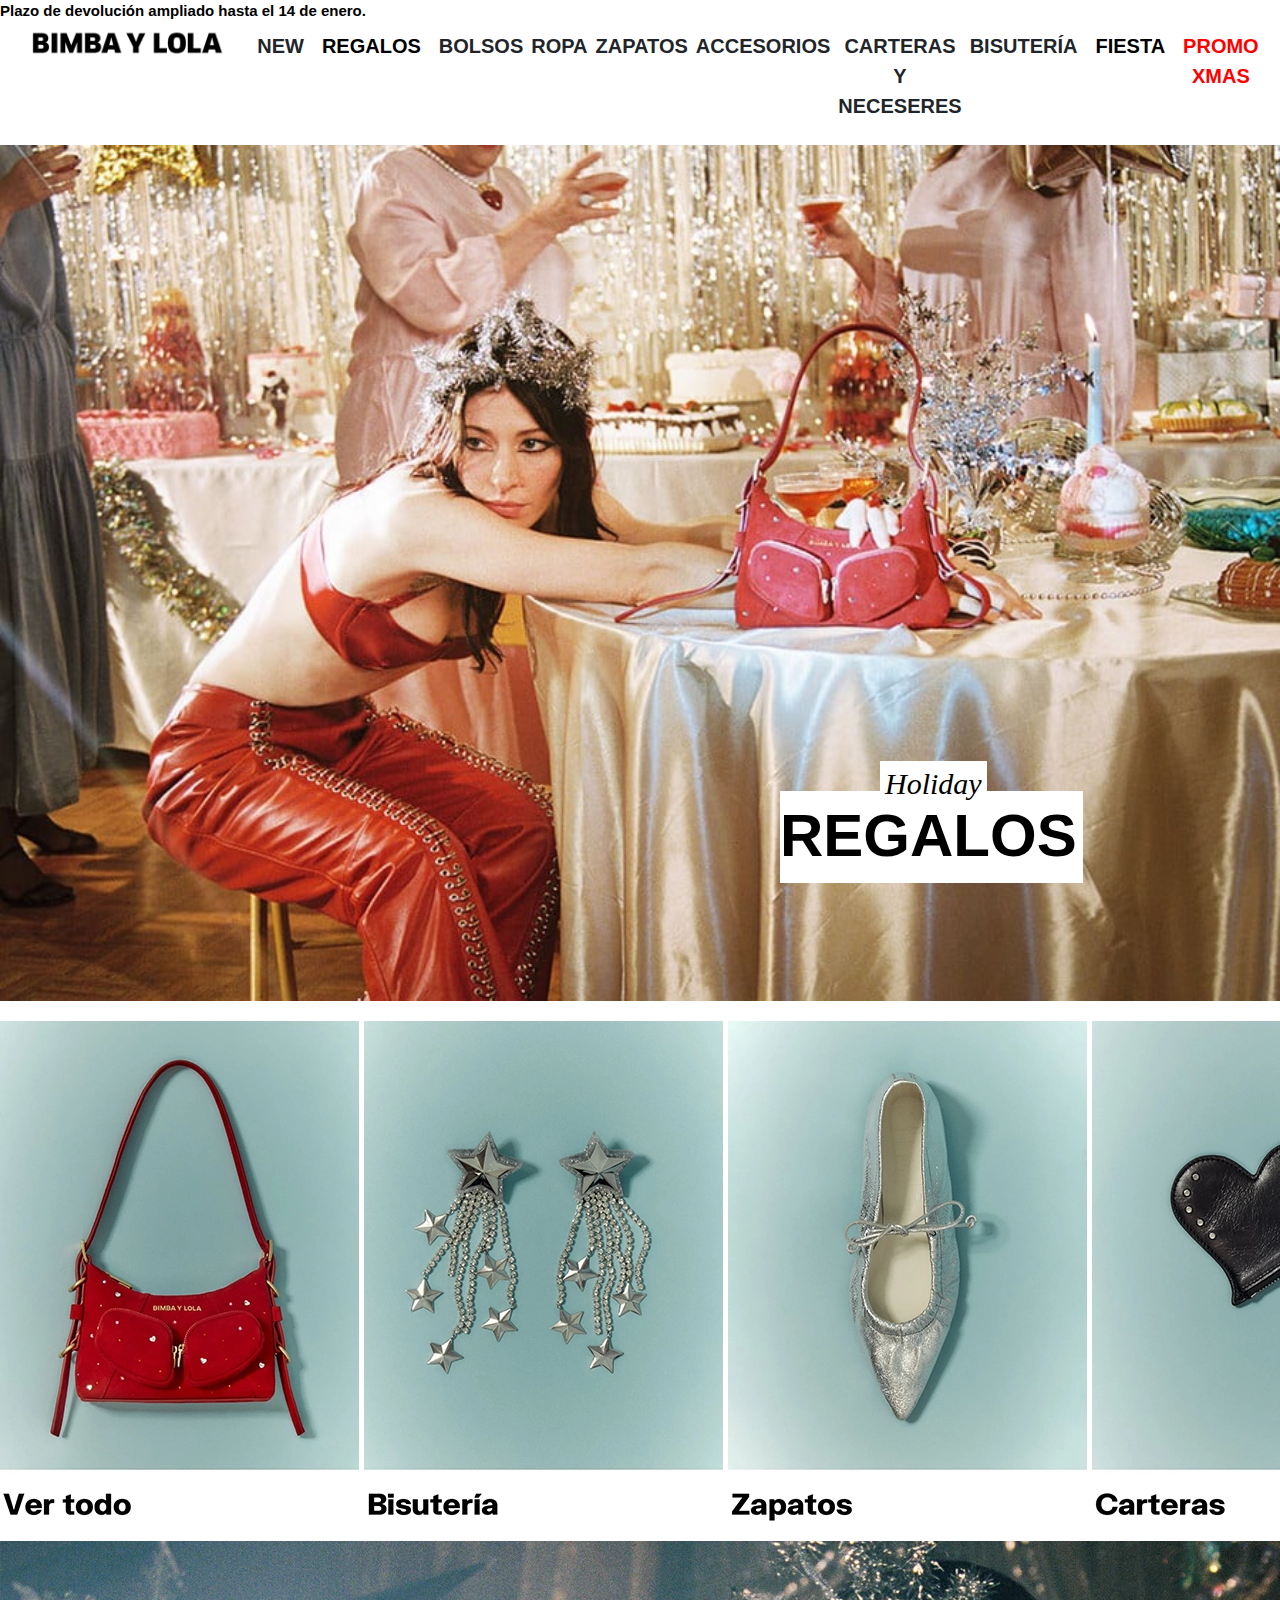
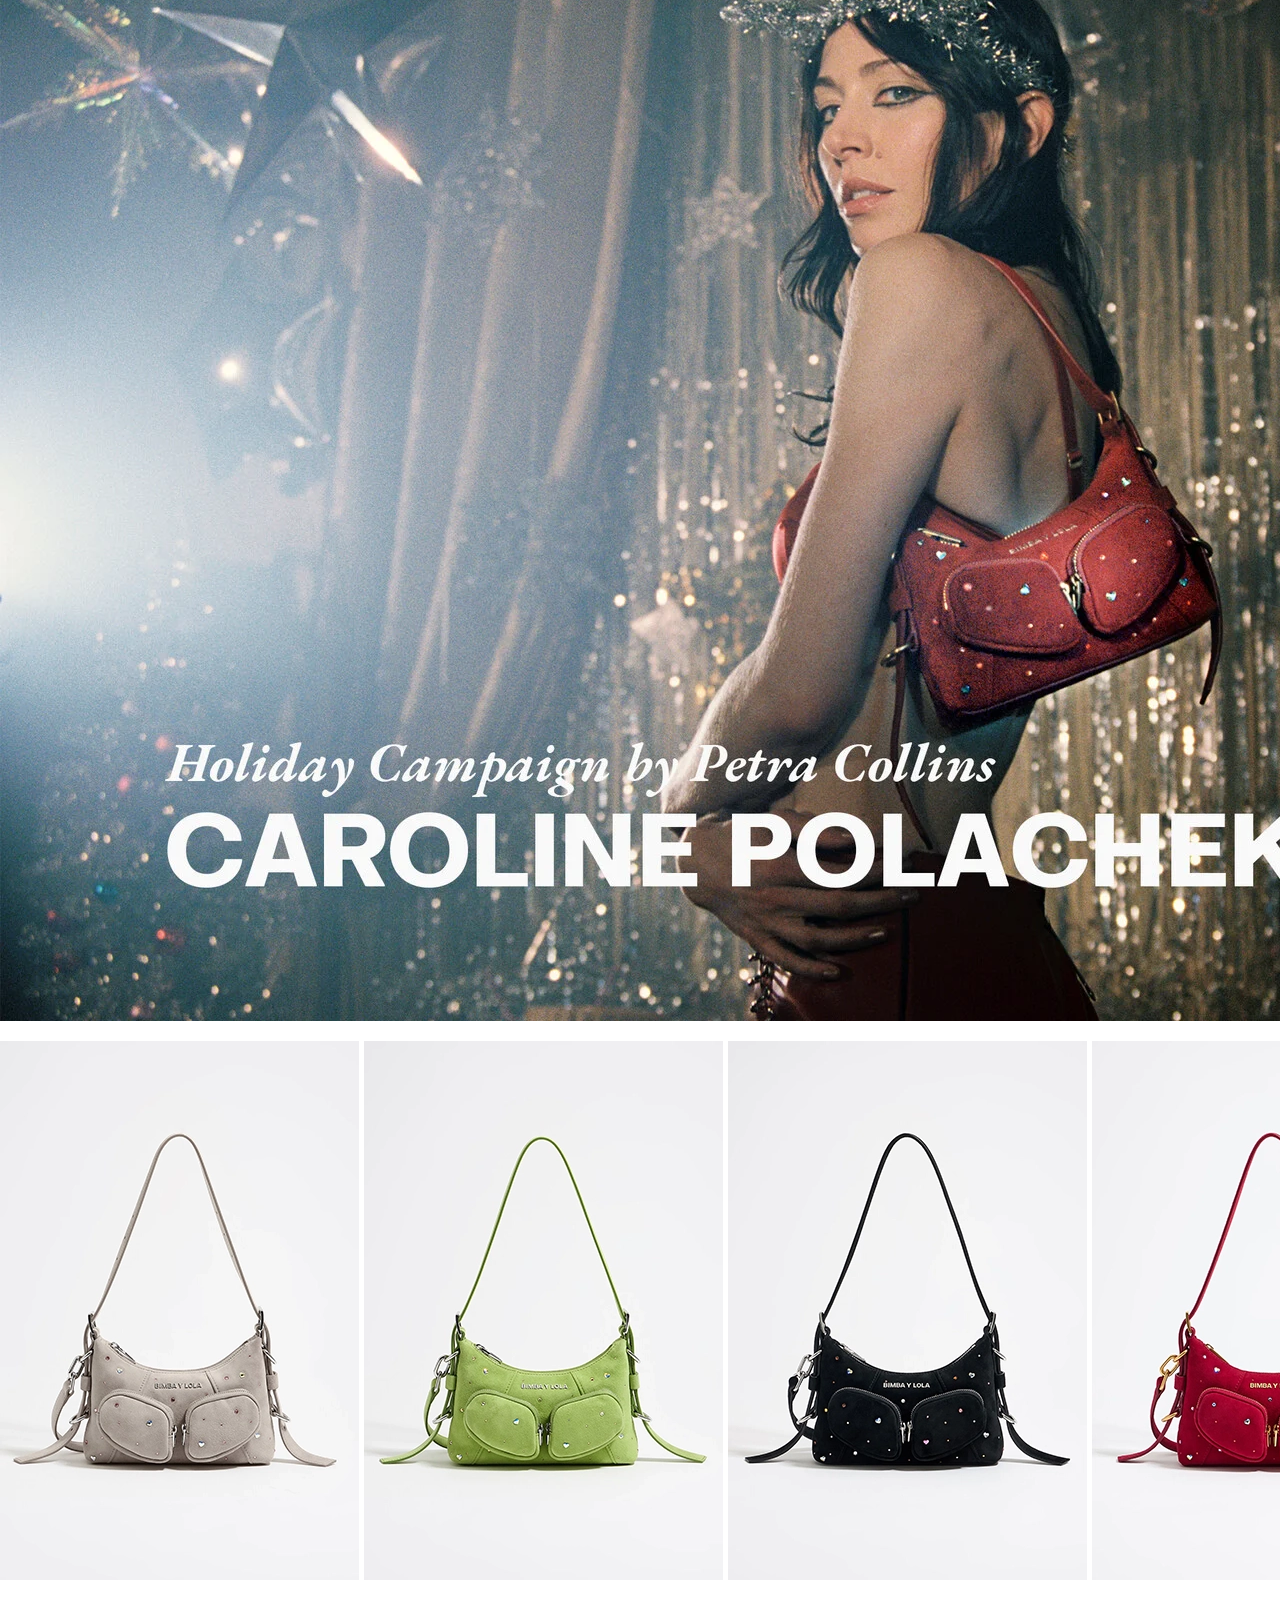
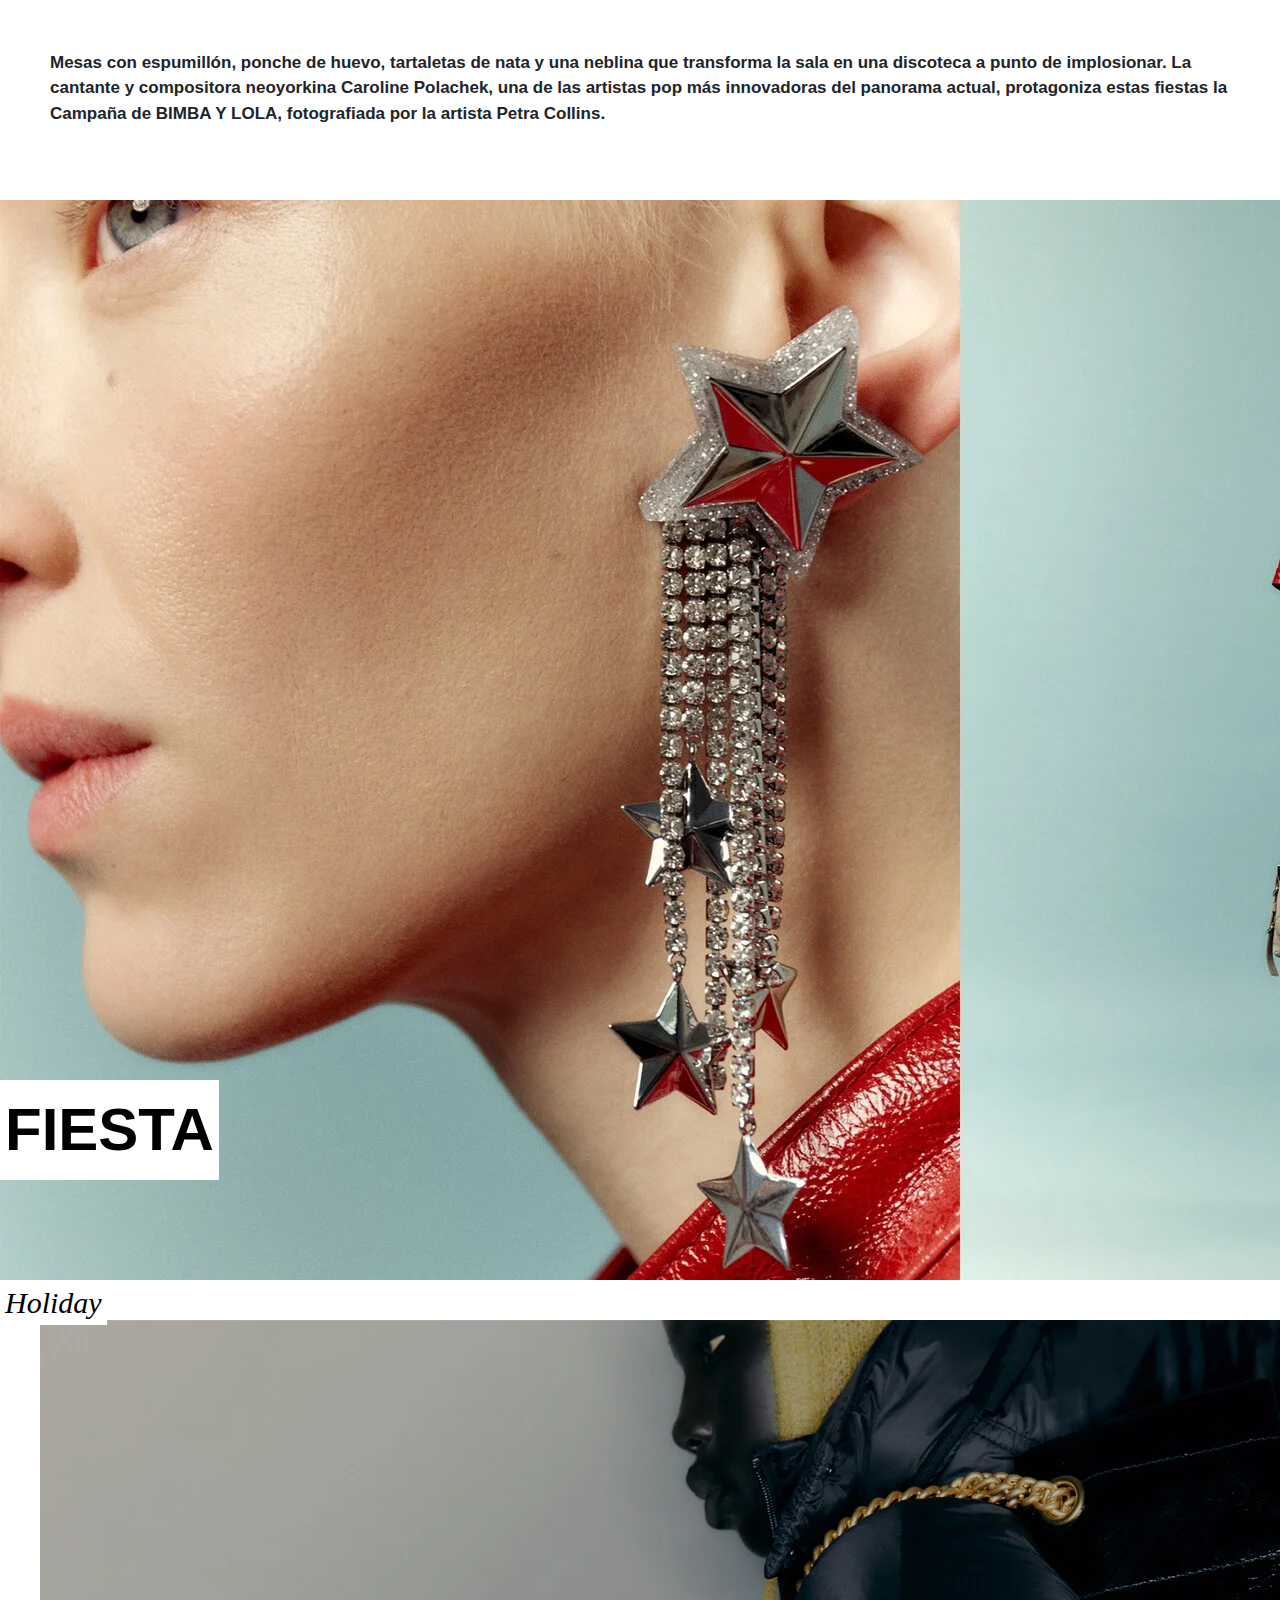
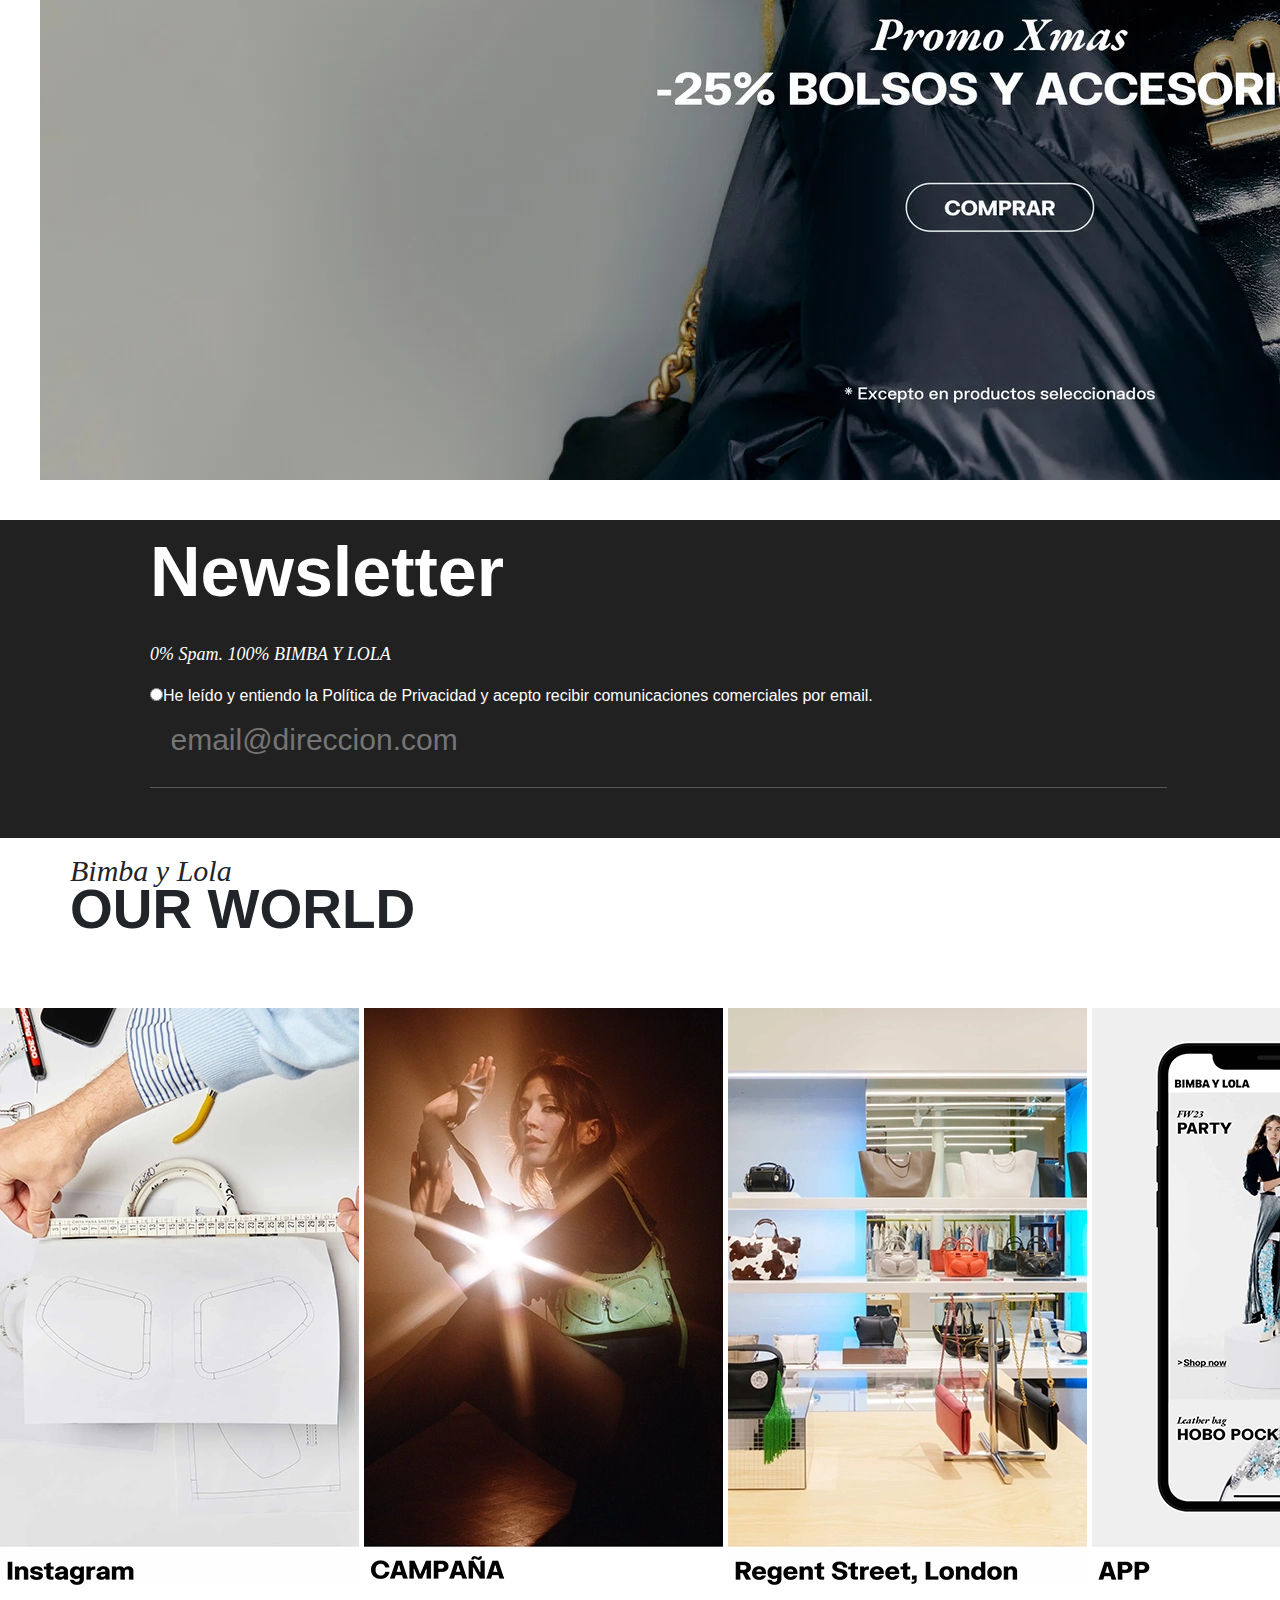
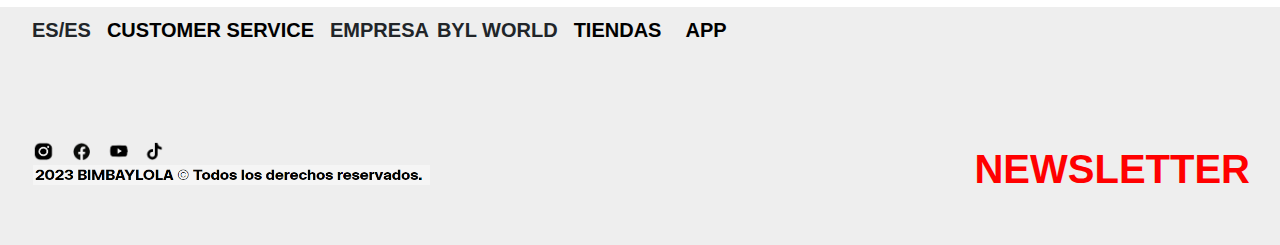
<file: BIMBAYLOLA/index.html>
<!DOCTYPE html>
<html lang="en">

<head>
    <meta charset="UTF-8">
    <meta name="viewport" content="width=device-width, initial-scale=1.0">
    <title>BIMBA Y LOLA España | Tienda online oficial</title>
    <link rel="stylesheet" href="style.css" />
    <link href="https:cdn.jsdelivr.net/npm/bootstrap@5.3.0/dist/css/bootstrap.min.css" rel="stylesheet">
    <link rel="icon" type="image/jpg" href="favicon-196x196.webp"/>
</head>

<body>
    <div class="marquee-container">
        <div class="marquee-content">
            Plazo de devolución ampliado hasta el 14 de enero.
        </div>
    </div>

    <header>
        <div id="headerbar">
            <span id="boxlogo"> <img src="logo.png" id="logo"></span>
            <span id="alternlogo"><img src="logo-adaptative.svg"></span>
            <span id="navbarheader">
                <nav class="navbar" id="navbar1">
                    <button class="navbar-toggler" type="button" data-toggle="collapse" id="buttoncollapse" data-target="#navbarNav"
                        aria-controls="navbarNav" aria-expanded="false" aria-label="Toggle navigation">
                        <span class="navbar-toggler-icon"></span>
                    </button>
        
                    <ul class="menu">
                        <li class="firstline">NEW
                            <ul class="submenu">
                                <li> <a href="https://www.bimbaylola.com/es_es/nuevo"> HOLIDAY CAMPAIGN</a></li>
                                <li> <a href="https://www.bimbaylola.com/es_es/bolso-pocket-with-swarovski-crystals">BOLSO
                                        POCKET WITH SWAROVSKI CRISTALS</a></li>
                                <li><a href="https://www.bimbaylola.com/es_es/bimbaypalomo-collection">BIMBA Y PALOMO</a></li>
                            </ul>
                        </li>
        
                        <li class="firstline"><a href="https://www.bimbaylola.com/es_es/regalos">REGALOS</a> </li>
        
                        <li class="firstline">BOLSOS
                            <ul class="submenu">
                                <li> <a href="https://www.bimbaylola.com/es_es/bolsos">VER TODO</a></li>
                                <li> <a href="https://www.bimbaylola.com/es_es/bolsos-de-colgar">BOLSOS BANDOLERA</a></li>
                                <li><a href="https://www.bimbaylola.com/es_es/shopper">BOLSOS SHOPPER</a></li>
                                <li> <a href="https://www.bimbaylola.com/es_es/bolsos-de-hombro">BOLSOS DE HOMBRO</a></li>
                                <li> <a href="https://www.bimbaylola.com/es_es/mochilas-mujer">MOCHILAS Y RIÑONERAS</a></li>
                                <li> <a href="https://www.bimbaylola.com/es_es/minibolsos">MINIBOLSOS</a></li>
                                <li> <a href="https://www.bimbaylola.com/es_es/bolsos-nylon">BOLSOS DE NYLON</a></li>
                                <li> <a href="https://www.bimbaylola.com/es_es/bolsos-piel">BOLSOS PIEL</a></li>
                                <li> <a href="https://www.bimbaylola.com/es_es/bolsos-pocket">BOLSOS POCKET</a></li>
                                <li> <a href="https://www.bimbaylola.com/es_es/bolsos-pelota">BOLSOS PELOTA</a></li>
                            </ul>
                        </li>
        
                        <li class="firstline"> ROPA
                            <ul class="submenu">
                                <li> <a href="https://www.bimbaylola.com/es_es/ropa-mujer">VER TODO</a></li>
                                <li> <a href="https://www.bimbaylola.com/es_es/abrigos">ABRIGOS Y PLUMÍFEROS</a></li>
                                <li><a href="https://www.bimbaylola.com/es_es/chaquetas-mujer">GABARDINAS Y CHAQUETAS</a></li>
                                <li> <a href="https://www.bimbaylola.com/es_es/vestidos">VESTIDOS Y MONOS</a></li>
                                <li> <a href="https://www.bimbaylola.com/es_es/jerseis-punto-mujer">PUNTO</a></li>
                                <li> <a href="https://www.bimbaylola.com/es_es/sudaderas-mujer">SUDADERAS</a></li>
                                <li> <a href="https://www.bimbaylola.com/es_es/camisetas-mujer">CAMISETAS</a></li>
                                <li> <a href="https://www.bimbaylola.com/es_es/camisas-mujer">CAMISAS</a></li>
                                <li> <a href="https://www.bimbaylola.com/es_es/pantalones-y-shorts">PANTALONES</a></li>
                                <li> <a href="https://www.bimbaylola.com/es_es/jeans/">JEANS</a></li>
                                <li> <a href="https://www.bimbaylola.com/es_es/faldas/">FALDAS</a></li>
                                <li> <a href="https://www.bimbaylola.com/es_es/denim">DENIM</a></li>
                                <li> <a href="https://www.bimbaylola.com/es_es/ropa-piel">PIEL</a></li>
                            </ul>
                        </li>
        
                        <li class="firstline">ZAPATOS
                            <ul class="submenu">
                                <li> <a href="https://www.bimbaylola.com/es_es/zapatos-mujer">VER TODO</a></li>
                                <li> <a href="https://www.bimbaylola.com/es_es/deportivas">DEPORTIVAS</a></li>
                                <li><a href="https://www.bimbaylola.com/es_es/botines-mujer">BOTINES Y BOTAS</a></li>
                                <li> <a href="https://www.bimbaylola.com/es_es/botas-de-agua">BOTAS DE AGUA</a></li>
                                <li> <a href="https://www.bimbaylola.com/es_es/bailarinas">ZAPATOS PLANOS</a></li>
                                <li> <a href="https://www.bimbaylola.com/es_es/zapatos-salon">SALONES</a></li>
                                <li> <a href="https://www.bimbaylola.com/es_es/zapatos-piel-mujer">PIEL</a></li>
                            </ul>
                        </li>
        
                        <li class="firstline"> ACCESORIOS
                            <ul class="submenu">
                                <li> <a href="https://www.bimbaylola.com/es_es/accesorios-y-complementos-mujer">VER TODO</a>
                                </li>
                                <li> <a href="https://www.bimbaylola.com/es_es/panuelos">PAÑUELOS</a></li>
                                <li><a href="https://www.bimbaylola.com/es_es/sombreros-y-gorros-mujer">GORROS Y GORRAS</a></li>
                                <li> <a href="https://www.bimbaylola.com/es_es/bufandas">BUFANDAS</a></li>
                                <li> <a href="https://www.bimbaylola.com/es_es/guantes">GUANTES</a></li>
                                <li> <a href="https://www.bimbaylola.com/es_es/paraguas">PARAGUAS</a></li>
                                <li> <a href="https://www.bimbaylola.com/es_es/gorros-y-guantes">ACCESORIOS DE INVIERNO</a></li>
                                <li> <a href="https://www.bimbaylola.com/es_es/bisuteria-ba">BISUTERÍA</a></li>
                                <li> <a href="https://www.bimbaylola.com/es_es/accesorios-pelo">ACCESORIOS PELO</a></li>
                                <li> <a href="https://www.bimbaylola.com/es_es/fundas-movil">CARCASAS MÓVIL</a></li>
                                <li> <a href="https://www.bimbaylola.com/es_es/llaveros-mujer">LLAVERO</a></li>
                                <li> <a
                                        href="https://www.bimbaylola.com/es_es/llavero-personalizable-designer.html?showBadge=true">LLAVERO
                                        PERSONALIZABLE</a></li>
                                <li> <a href="https://www.bimbaylola.com/es_es/fundas-portatil">FUNDAS PORTÁTIL</a></li>
                                <li> <a href="https://www.bimbaylola.com/es_es/accesorios-airpods">ACCESORIO AIRPODS</a></li>
                                <li> <a href="https://www.bimbaylola.com/es_es/botellas">BOTELLAS</a></li>
                                <li> <a href="https://www.bimbaylola.com/es_es/accesorios-para-perros">ACCESORIOS PARA
                                        PERROS</a>
                                </li>
                            </ul>
                        </li>
        
                        <li class="firstline"> CARTERAS Y NECESERES
                            <ul class="submenu">
                                <li> <a href="https://www.bimbaylola.com/es_es/carteras-neceseres">VER TODO</a></li>
                                <li> <a href="https://www.bimbaylola.com/es_es/carteras-y-monederos-mujer">CARTERAS Y
                                        MONEDEROS</a>
                                </li>
                                <li><a href="https://www.bimbaylola.com/es_es/carteras-y-billeteras">BILLETERAS</a></li>
                                <li> <a href="https://www.bimbaylola.com/es_es/neceseres-mujer">NECESERES</a></li>
                                <li> <a href="https://www.bimbaylola.com/es_es/estuches">ESTUCHES</a></li>
                                <li> <a href="https://www.bimbaylola.com/es_es/tarjeteros/">TARJETEROS</a></li>
                                <li> <a href="https://www.bimbaylola.com/es_es/carteras-neceseres-nylon">NYLON</a></li>
                                <li> <a href="https://www.bimbaylola.com/es_es/carteras-piel">PIEL</a></li>
                            </ul>
                        </li>
        
                        <li class="firstline"> BISUTERÍA
                            <ul class="submenu">
                                <li> <a href="https://www.bimbaylola.com/es_es/bisuteria">VER TODO</a></li>
                                <li> <a href="https://www.bimbaylola.com/es_es/pendientes">PENDIENTES</a></li>
                                <li><a href="https://www.bimbaylola.com/es_es/collares-y-colgantes">COLLARES</a></li>
                                <li> <a href="https://www.bimbaylola.com/es_es/pulseras">PULSERAS</a></li>
                                <li> <a href="https://www.bimbaylola.com/es_es/anillos-mujer">ANILLOS</a></li>
                                <li> <a href="https://www.bimbaylola.com/es_es/bisuteria-acero">ACERO</a></li>
                                <li> <a
                                        href="https://www.bimbaylola.com/es_es/pulsera-personalizable-customizer.html?showBadge=true">PULSERA
                                        PERSONALIZABLE</a></li>
                                <li> <a href="https://www.bimbaylola.com/es_es/pulseras-abecedario">ABECEDARIO</a></li>
                            </ul>
                        </li>
        
                        <li class="firstline"><a href="https://www.bimbaylola.com/es_es/party-time">FIESTA</a> </li>
        
                        <li class="firstline" id="xmas"> PROMO XMAS
                            <ul class="submenu" id="submenu-xmas">
                                <li class="xmas"> <a href="https://www.bimbaylola.com/es_es/rebajas-top-productos"> VER TODO</a>
                                </li>
                                <li> <a href="https://www.bimbaylola.com/es_es/bolsos-rebajas/" class="xmas"> BOLSOS</a></li>
                                <li class="xmas"> <a href="https://www.bimbaylola.com/es_es/marroquineria-rebajas">CARTERAS Y
                                        NECESERES</a></li>
                                <li class="xmas"> <a href="https://www.bimbaylola.com/es_es/zapatos-rebajas">ZAPATOS</a></li>
                                <li class="xmas"> <a href="https://www.bimbaylola.com/es_es/accesorios-rebajas">ACCESORIOS</a>
                                </li>
                                <li class="xmas"> <a href="https://www.bimbaylola.com/es_es/bisuteria-rebajas">BISUTERÍA</a>
                                </li>
                                <li class="xmas"> <a href="https://www.bimbaylola.com/es_es/ropa-mujer-rebajas">ROPA</a></li>
        
        
                            </ul>
                        </li>
        
        
        
                    </ul>
        
        
        
                </nav>
            </span>

            <span id="iconos">
                <span><img src="lupa.png" id="lupa"></span>
                <span><a href="https://www.bimbaylola.com/es_es/cuenta/login?rurl=1"><img src="mi cuenta.png" id="cuenta"></a></span>
                <span><img src="cesta.png" id="cesta"></span>
            </span>
        </div>
    </header>
        <div id="holidayregalosup">
            <div id="holidayup"><a href="https://www.bimbaylola.com/es_es/regalos">Holiday</a></div>
            <div id="regalosup"><a href="https://www.bimbaylola.com/es_es/regalos">REGALOS</a></div>
        </div>
    <a href="https://www.bimbaylola.com/es_es/regalos"><img src="Image-Base-Caroline-Regalos.jpg"
            id="caroline"></a>
    <div id="holidayregaloscontainer">
        <div id="holiday"><a href="https://www.bimbaylola.com/es_es/regalos">Holiday</a></div>
        <div id="regalos"><a href="https://www.bimbaylola.com/es_es/regalos">REGALOS</div></a>
    </div>
    <div id="comprar"><a href="https://www.bimbaylola.com/es_es/regalos">>Comprar</a></div>



    <div class="slider-container">
        <div class="slide"><a href="https://www.bimbaylola.com/es_es/regalos"><img src="ver todo.webp"></a></div>
        <div class="slide"><a href="https://www.bimbaylola.com/es_es/bisuteria"><img src="bisuteria.webp"></a></div>
        <div class="slide"><a href="https://www.bimbaylola.com/es_es/zapatos-mujer"><img src="zapatos.webp"></a></div>
        <div class="slide"><a href="https://www.bimbaylola.com/es_es/carteras-y-monederos-mujer"><img
                    src="carteras.webp"></a></div>
        <div class="slide"><a href="https://www.bimbaylola.com/es_es/bolsos"><img src="bolsos.webp"></a></div>
        <div class="slide"><a href="https://www.bimbaylola.com/es_es/panuelos"><img src="pañuelos.webp"></a></div>
        <div class="slide"><a href="https://www.bimbaylola.com/es_es/accesorios-y-complementos-mujer"><img
                    src="accesorios.webp"></a></div>
        <div class="slide"><a href="https://www.bimbaylola.com/es_es/minibolsos"><img src="minibolsos.webp"></a></div>
        <div class="slide"><a href="https://www.bimbaylola.com/es_es/deportivas"><img src="deportivas.webp"></a></div>
    </div>



    <div id="imagehr">
        <a href="https://www.bimbaylola.com/es_es/nuevo"><img src="Image-Base-Caroline-Desktop-Nueva.webp"></a></div>
        <div id="holidayregalos">
        </div>
        <div class="slider-container">
            <div class="slide"><a
                    href="https://www.bimbaylola.com/es_es/bolso-hobo-pocket-xs-piel-swarovski-piedra-241BBCJ7J.10001.html"><img
                        src="bolso1.webp"></a></div>
            <div class="slide"><a
                    href="https://www.bimbaylola.com/es_es/bolso-hobo-pocket-xs-piel-swarovski-pistacho-241BBCJ7J.10523.html"><img
                        src="bolso2.webp"></a></div>
            <div class="slide"><a
                    href="https://www.bimbaylola.com/es_es/bolso-hobo-pocket-xs-piel-swarovski-negro-241BBCJ7J.10000.html"><img
                        src="bolso3.webp"></a></div>
            <div class="slide"><a
                    href="https://www.bimbaylola.com/es_es/bolso-hobo-pocket-xs-piel-swarovski-rojo-241BBCJ7J.11200.html"><img
                        src="bolso4.webp"></a></div>
            <div class="slide"><a
                    href="https://www.bimbaylola.com/es_es/bolso-hobo-pocket-xs-piel-swarovski-berenjena-241BBCJ7J.10360.html"><img
                        src="bolso5.webp"></a></div>
            <div class="slide"><a
                    href="https://www.bimbaylola.com/es_es/bolso-hobo-pocket-xs-piel-swarovski-oliva-241BBCJ7J.10540.html"><img
                        src="bolso6.webp"></a></div>
        </div>

        <div id="introducingnew">

            <p>Mesas con espumillón, ponche de huevo, tartaletas de nata y una neblina que transforma la sala en una
                discoteca a punto de implosionar. La cantante y compositora neoyorkina Caroline Polachek, una de las
                artistas pop más innovadoras del panorama actual, protagoniza estas fiestas la Campaña de BIMBA Y LOLA,
                fotografiada por la artista Petra Collins.</p>
        </div>
        <a href="https://www.bimbaylola.com/es_es/nuevo" id="linkmobile">COMPRAR</a>

        <div id="photochange">
        <div><a href="https://www.bimbaylola.com/es_es/nuevo"> <img src="Image-Base-Fiesta-Desktop-Maggie.webp"></a></div>
        <div class="holidayfiestascontainer">
            <div id="holiday2"><a href="https://www.bimbaylola.com/es_es/party-time">Holiday</a></div>
            <div id="fiestas"><a href="https://www.bimbaylola.com/es_es/party-time">FIESTA</div></a>
        </div></div>
        <div id="photoquery">
            <div><a href="https://www.bimbaylola.com/es_es/party-time"> <img src="Image-Base-Fiesta-Mobile-Maggie.webp"></a></div>
            <div><div id="holiday3"><a href="https://www.bimbaylola.com/es_es/party-time">Holiday</a></div>
            <div id="fiestas3"><a href="https://www.bimbaylola.com/es_es/party-time">FIESTA</div></a></div>
            <div id="comprar2"><a href="https://www.bimbaylola.com/es_es/regalos">>Comprar</a></div>
        </div>

        <div id="banner"> <a href="https://www.bimbaylola.com/es_es/rebajas-top-productos"> <img
                    src="BANNER-PROMO-XMAS-DESKTOP-ES.webp"></a></div>

        <div id="newsletter">
            <p id="n">Newsletter</p>
            <p class="spam">0% Spam. 100% BIMBA Y LOLA</p>
            <div>
                <form method="post" action="/send/">
                    <input type="radio" name="username-enabled" id="checkverify"><span>He leído y entiendo la Política
                        de
                        Privacidad y acepto recibir comunicaciones comerciales por email.</span>
                </form>
                <form>
                    <label for="email"></label>
                    <input type="email" class="form-control-lg" id="email" name="email"
                        placeholder=email@direccion.com required>
                    <input type="submit" id="suscribir" value="Suscribir">
                    <hr id="formbar">
                </form>
            </div>
        </div>
        <div id="bylow">
            <p class="byl">Bimba y Lola</p>
            <P id="ow">OUR WORLD</P>
        </div>
        <div class="slider-container">
            <div class="slide"><a href="https://www.instagram.com/bimbaylola/"><img src="instagram.webp"></a></div>
            <div class="slide"><a href="https://www.bimbaylola.com/es_es/nuevo"><img src="campaña.webp"></a></div>
            <div class="slide"><a href="https://www.bimbaylola.com/es_es/tiendas"><img
                        src="regen street london.webp"></a></div>
            <div class="slide"><a href="https://www.bimbaylola.com/es_es/apps.html"><img src="app.webp"></a></div>
            <div class="slide"><a href="https://www.bimbaylola.com/es_es/bimbaypalomo-collection"><img
                        src="bimba y palomo.webp"></a></div>
            <div class="slide"><a href="https://www.bimbaylola.com/es_es/campaign-bylworld.html"><img
                        src="bylworld.webp"></a></div>
        </div>

        <footer>
            
<nav class="navbar" id="navbarfooter">
    <span>
        <ul class="menu" id="menufooter">
            <li class="firstline"> ES/ES
                <ul class="submenu" id="languages">
                    <li> <a href="https://www.bimbaylola.com/es_es/"> ESPAÑOL</a></li>
                    <li> <a href="https://www.bimbaylola.com/es_ca/">CATALÁ</a></li>
                    <li><a href="https://www.bimbaylola.com/es_en/">ENGLISH</a></li>
                    <li><a href="https://www.bimbaylola.com/es_gl/">GALEGO</a></li>
                    <li><div id="eseur">ES/EUR</div>
                        <ul class="submenu" id="countries">
                            <li><a href="https://www.bimbaylola.com/de_de/"> ALEMANIA</a></li>
                            <li><a href="https://www.bimbaylola.com/eu_en/">AUSTRIA</a></li>
                            <li><a href="https://www.bimbaylola.com/eu_en/">BULGARIA</a></li>
                            <li><a href="https://www.bimbaylola.com/be_en/">BELGICA</a></li>
                            <li><a href="https://www.bimbaylola.cl/cl_es/">CHILE</a></li>
                            <li><a href="https://www.bimbaylola.com/eu_en/">CHIPRE</a></li>
                            <li><a href="https://www.bimbaylola.com/co_es/">COLOMBIA</a></li>
                            <li><a href="https://www.bimbaylola.com/kr_en/">COREA</a></li>
                            <li><a href="https://www.bimbaylola.com/eu_en/">CROACIA</a></li>
                            <li><a href="https://www.bimbaylola.com/eu_en/">DINAMARCA</A></li>
                            <li><a href="https://www.bimbaylola.com/ec_es/">ECUADOR</a></li>
                            <li><a href="https://www.bimbaylola.com/eu_en/">ESLOVAQUIA</a></li>
                            <li><a href="https://www.bimbaylola.com/eu_en/">ESLOVENIA</a></li>
                            <li><a href="https://www.bimbaylola.com/es_es/">ESPAÑA</a></li>
                            <li><a href="https://www.bimbaylola.com/ic_es/">ESPAÑA (ISLAS CANARIAS)</a></li>
                            <li><a href="https://www.bimbaylola.com/us_en/">ESTADOS UNIDOS</a></li>
                            <li><a href="https://www.bimbaylola.com/eu_en/">ESTONIA</a></li>
                            <li><a href="https://www.bimbaylola.com/eu_en/">FINLANDIA</a></li>
                            <li><a href="https://www.bimbaylola.com/fr_fr/">FRANCIA</a></li>
                            <li><a href="https://www.bimbaylola.com/eu_en/">GRECIA</a></li>
                            <li><a href="https://www.bimbaylola.com/eu_en/">HUNGRÍA</a></li>
                            <li><a href="https://www.bimbaylola.com/eu_en/">IRLANDA</a></li>
                            <li><a href="https://www.bimbaylola.com/it_en/">ITALIA</a></li>
                            <li><a href="https://www.bimbaylola.com/eu_en/">LETONIA</a></li>
                            <li><a href="https://www.bimbaylola.com/eu_en/">LITUANIA</a></li>
                            <li><a href="https://www.bimbaylola.com/eu_en/">LUXEMBURGO</a></li>
                            <li><a href="https://www.bimbaylola.com/eu_en/">MALTA</a></li>
                            <li><a href="https://www.bimbaylola.mx/mx_es/">MÉXICO</a></li>
                            <li><a href="https://www.bimbaylola.com/eu_en/">MÓNACO</a></li>
                            <li><a href="https://www.bimbaylola.com/pa_es/">PANAMÁ</a></li>
                            <li><a href="https://www.bimbaylola.com/nl_nl/">PAÍSES BAJOS</a></li>
                            <li><a href="https://www.bimbaylola.com/pl_pl/">POLONIA</a></li>
                            <li><a href="https://www.bimbaylola.com/pt_pt/">PORTUGAL</a></li>
                            <li><a href="https://www.bimbaylola.com/pr_es/">PUERTO RICO</a></li>
                            <li><a href="https://www.bimbaylola.com/gb_en/">REINO UNIDO</a></li>
                            <li><a href="https://www.bimbaylola.com/eu_en/">REPÚBLICA CHECA</a></li>
                            <li><a href="https://www.bimbaylola.com/eu_en/">RUMANÍA</A></li>
                            <li><a href="https://www.bimbaylola.sg/sg_en/">SINGAPUR</a></li>
                            <li><a href="https://www.bimbaylola.com/eu_en/">SUECIA</a></li>
                        </ul>
                    </li>
                </ul>
            </li>

            <li class="firstline"><a href="https://www.bimbaylola.com/es_es/customer-service">CUSTOMER
                    SERVICE</a> </li>


            <li class="firstline">EMPRESA
                <ul class="submenu">
                    <li> <a href="http://bylgest.bimbaylola.com/en/work-with-us">TRABAJA EN BIMBA Y LOLA</a>
                    <li> <a href="https://www.bimbaylola.com/es_es/company?aid=terms/">CONDICIONES
                            GENERALES</a></li>
                    <li><a href="https://www.bimbaylola.com/es_es/company?aid=sitepolicy">POLÍTICA DE
                            PRIVACIDAD</a></li>
                </ul>
            </li>

            <li class="firstline"> BYL WORLD
                <ul class="submenu">
                    <li> <a href="https://www.bimbaylola.com/es_es/article?aid=whoweare">QUIENES SOMOS</a>
                    <li> <a
                            href="https://www.bimbaylola.com/es_es/campaign-bylworld.html">#BIMBAYLOLALOVES</a>
                    </li>
                </ul>
            </li>

            <li class="firstline"> <a href="https://www.bimbaylola.com/es_es/tiendas"> TIENDAS</a></li>

            <li class="firstline"> <a href="https://www.bimbaylola.com/es_es/apps.html" > APP</a></li>
        </ul>
    </span>
</nav>
<nav class="navbar" id="navbarfooter2">
    <span>
        <ul class="menu" id="menufooter">
            <li class="firstline"> ES/ES
                <ul class="submenu" id="languages">
                    <li> <a href="https://www.bimbaylola.com/es_es/"> ESPAÑOL</a></li>
                    <li> <a href="https://www.bimbaylola.com/es_ca/">CATALÁ</a></li>
                    <li><a href="https://www.bimbaylola.com/es_en/">ENGLISH</a></li>
                    <li><a href="https://www.bimbaylola.com/es_gl/">GALEGO</a></li>
                    <li><div id="eseur">ES/EUR</div>
                        <ul class="submenu" id="countries">
                            <li><a href="https://www.bimbaylola.com/de_de/"> ALEMANIA</a></li>
                            <li><a href="https://www.bimbaylola.com/eu_en/">AUSTRIA</a></li>
                            <li><a href="https://www.bimbaylola.com/eu_en/">BULGARIA</a></li>
                            <li><a href="https://www.bimbaylola.com/be_en/">BELGICA</a></li>
                            <li><a href="https://www.bimbaylola.cl/cl_es/">CHILE</a></li>
                            <li><a href="https://www.bimbaylola.com/eu_en/">CHIPRE</a></li>
                            <li><a href="https://www.bimbaylola.com/co_es/">COLOMBIA</a></li>
                            <li><a href="https://www.bimbaylola.com/kr_en/">COREA</a></li>
                            <li><a href="https://www.bimbaylola.com/eu_en/">CROACIA</a></li>
                            <li><a href="https://www.bimbaylola.com/eu_en/">DINAMARCA</A></li>
                            <li><a href="https://www.bimbaylola.com/ec_es/">ECUADOR</a></li>
                            <li><a href="https://www.bimbaylola.com/eu_en/">ESLOVAQUIA</a></li>
                            <li><a href="https://www.bimbaylola.com/eu_en/">ESLOVENIA</a></li>
                            <li><a href="https://www.bimbaylola.com/es_es/">ESPAÑA</a></li>
                            <li><a href="https://www.bimbaylola.com/ic_es/">ESPAÑA (ISLAS CANARIAS)</a></li>
                            <li><a href="https://www.bimbaylola.com/us_en/">ESTADOS UNIDOS</a></li>
                            <li><a href="https://www.bimbaylola.com/eu_en/">ESTONIA</a></li>
                            <li><a href="https://www.bimbaylola.com/eu_en/">FINLANDIA</a></li>
                            <li><a href="https://www.bimbaylola.com/fr_fr/">FRANCIA</a></li>
                            <li><a href="https://www.bimbaylola.com/eu_en/">GRECIA</a></li>
                            <li><a href="https://www.bimbaylola.com/eu_en/">HUNGRÍA</a></li>
                            <li><a href="https://www.bimbaylola.com/eu_en/">IRLANDA</a></li>
                            <li><a href="https://www.bimbaylola.com/it_en/">ITALIA</a></li>
                            <li><a href="https://www.bimbaylola.com/eu_en/">LETONIA</a></li>
                            <li><a href="https://www.bimbaylola.com/eu_en/">LITUANIA</a></li>
                            <li><a href="https://www.bimbaylola.com/eu_en/">LUXEMBURGO</a></li>
                            <li><a href="https://www.bimbaylola.com/eu_en/">MALTA</a></li>
                            <li><a href="https://www.bimbaylola.mx/mx_es/">MÉXICO</a></li>
                            <li><a href="https://www.bimbaylola.com/eu_en/">MÓNACO</a></li>
                            <li><a href="https://www.bimbaylola.com/pa_es/">PANAMÁ</a></li>
                            <li><a href="https://www.bimbaylola.com/nl_nl/">PAÍSES BAJOS</a></li>
                            <li><a href="https://www.bimbaylola.com/pl_pl/">POLONIA</a></li>
                            <li><a href="https://www.bimbaylola.com/pt_pt/">PORTUGAL</a></li>
                            <li><a href="https://www.bimbaylola.com/pr_es/">PUERTO RICO</a></li>
                            <li><a href="https://www.bimbaylola.com/gb_en/">REINO UNIDO</a></li>
                            <li><a href="https://www.bimbaylola.com/eu_en/">REPÚBLICA CHECA</a></li>
                            <li><a href="https://www.bimbaylola.com/eu_en/">RUMANÍA</A></li>
                            <li><a href="https://www.bimbaylola.sg/sg_en/">SINGAPUR</a></li>
                            <li><a href="https://www.bimbaylola.com/eu_en/">SUECIA</a></li>
                        </ul>
                    </li>
                </ul>
            </li>

            <li class="firstline"><a href="https://www.bimbaylola.com/es_es/customer-service">CUSTOMER
                    SERVICE</a> </li>


            <li class="firstline">EMPRESA
                <ul class="submenu">
                    <li> <a href="http://bylgest.bimbaylola.com/en/work-with-us">TRABAJA EN BIMBA Y LOLA</a>
                    <li> <a href="https://www.bimbaylola.com/es_es/company?aid=terms/">CONDICIONES
                            GENERALES</a></li>
                    <li><a href="https://www.bimbaylola.com/es_es/company?aid=sitepolicy">POLÍTICA DE
                            PRIVACIDAD</a></li>
                </ul>
            </li>

            <li class="firstline"> BYL WORLD
                <ul class="submenu">
                    <li> <a href="https://www.bimbaylola.com/es_es/article?aid=whoweare">QUIENES SOMOS</a>
                    <li> <a
                            href="https://www.bimbaylola.com/es_es/campaign-bylworld.html">#BIMBAYLOLALOVES</a>
                    </li>
                </ul>
            </li>

            <li class="firstline"> <a href="https://www.bimbaylola.com/es_es/tiendas"> TIENDAS</a></li>

            <li class="firstline"> <a href="https://www.bimbaylola.com/es_es/apps.html" > APP</a></li>
            <li class="xmas"> NEWSLETTER </li>
        </ul>
    </span>
</nav>

            <div id="lastfoot">
                <div id="rrssscontainer">
                    <span><a href="https://www.instagram.com/bimbaylola/"><img src="inst.png" class="rrss"></a></span>
                    <span><a href="https://www.facebook.com/BimbayLolaOfficial/"><img src="fb.png"
                                class="rrss"></a></span>
                    <span><a href="https://www.youtube.com/user/bimbaylolastories"><img src="yt.png"
                                class="rrss"></a></span>
                    <span><a href="https://www.tiktok.com/@bimbaylolaofficial"><img src="tiktok.png"
                                class="rrss"></a></span>

                    <div><img src="derechos.png" id="derechos"></div>
                </div>

                <p id="prompt">NEWSLETTER</p>
            </div>



    </div>



    </div>

    </div>

















    </footer>



    <script src="https://cdn.jsdelivr.net/npm/@popperjs/core@2.11.6/dist/umd/popper.min.js"></script>
    <script src="https://cdn.jsdelivr.net/npm/bootstrap@5.3.0/dist/js/bootstrap.min.js"></script>
</body>

</html>
</file>
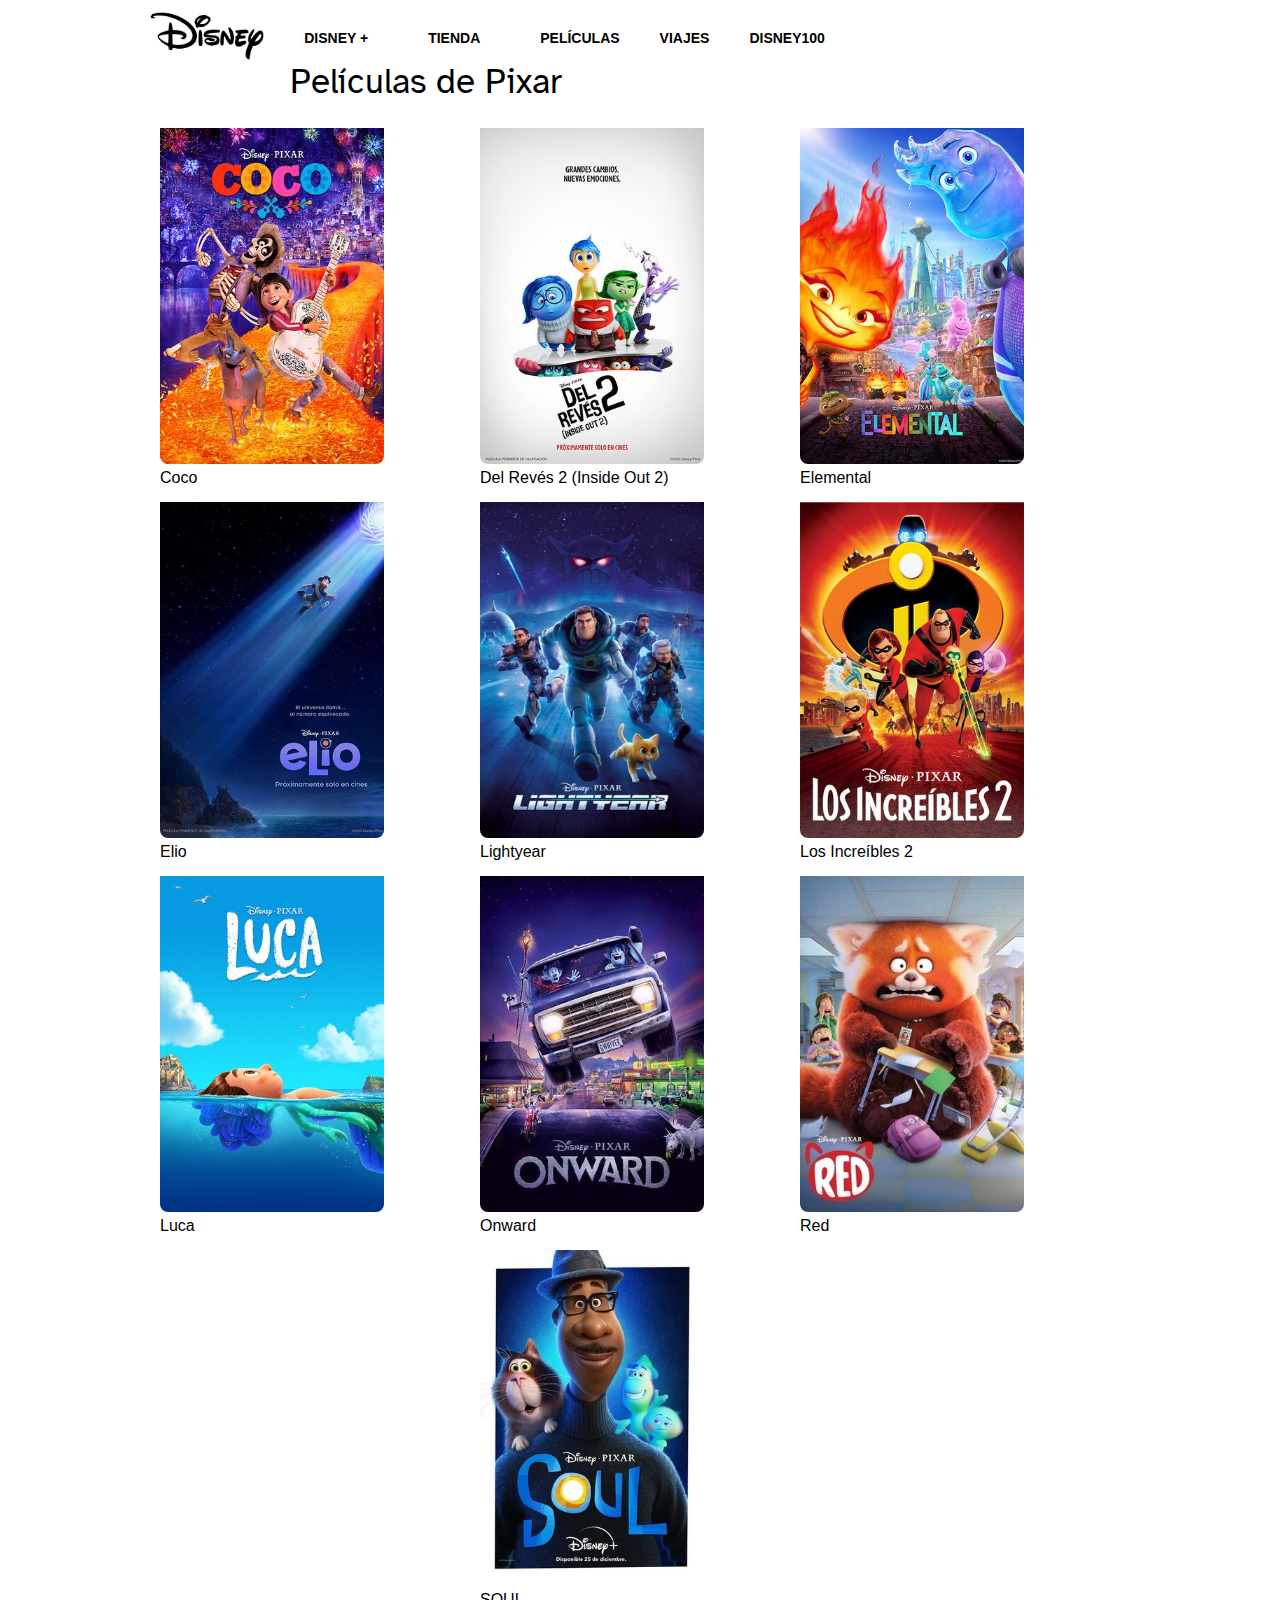
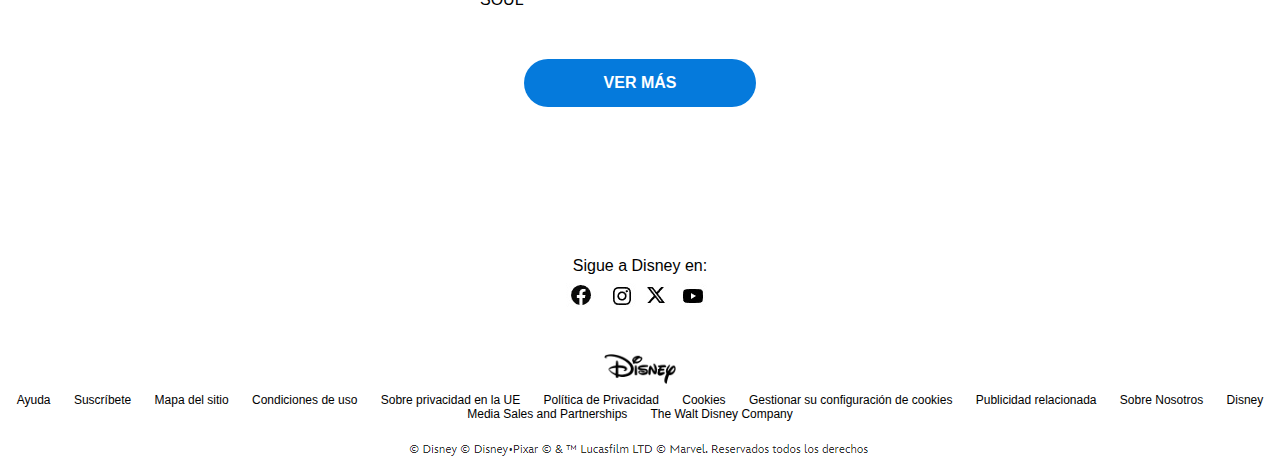
<file: DISNEY/index.html>
<!DOCTYPE html>
<html lang="en">

<head>
    <meta charset="UTF-8">
    <meta name="viewport" content="width=device-width, initial-scale=1.0">
    <title>Películas de Pixar | Las películas de Pixar oficiales de Disney España</title>
    <link rel="stylesheet" href="style.css">
    <style>
        @import url('https://fonts.googleapis.com/css2?family=Atkinson+Hyperlegible&family=Poppins:wght@200;300&display=swap');
    </style>
    <link rel="icon" type="image/jpg" href="imagenes\favicon.png" />
</head>

<body>
    <header><span id="logoup">
        <a href="https://www.disney.es"><img class="logo" src="imagenes\disneylogo.png"> </a></span>

        <div>
            <input type="checkbox" id="menu-toggle" class="menu-toggle" style="display: none;">
            <label for="menu-toggle" class="menu-icon">&#9776;</label>
            <nav class="navbar">
                <ul class="menu">
                    <li class="firstline" id="triangle1">
                        <a href="https://www.disneyplus.com/es-es?cid=DTCI-Synergy-DDN-Site-Acquisition-ESSustain-ES-DisneyPlus-DisneyPlus-ES-NavLink-Disney.es_Sustain_navbar-NA">DISNEY +</a> 
                        
                        <ul class="submenu">
                            <li> <a
                                    href="https://www.disneyplus.com/es-es?cid=DTCI-Synergy-DDN-Site-Acquisition-ESSustain-ES-DisneyPlus-DisneyPlus-ES-NavLink-Disney.es_Sustain_navbar-NA">
                                    Más información</a>
                            <li> <a href="https://www.disney.es/disney-plus-todo-lo-que-necesitas-saber">Todo lo que
                                    necesitas saber de Disney</a></li>
                            <li><a href="https://www.disney.es/novedades-en-disney-plus">Qué ver en Disney +</a></li>
                            <li> <a href="https://www.disney.es/tarjetas-disneyplus">Regala Disney +</a></li>
                            <li> <a href="https://www.disney.es/bono-cultural-disney-plus"> Bono Cultural Joven</a></li>
                        </ul>
                    </li>
        
                    <li class="firstline"><a
                            href="https://www.shopdisney.es/?cid=chn%3Anav%3Ashop+non+promo%3Apcode%3A%3Acntp%3A%3A%3A%3Adest&cmp=OTL-DOLES">TIENDA</a>
                    </li>
        
                    <li class="firstline" id="triangle2">
                        <a href="https://www.disney.es/peliculas"> PELÍCULAS</a>
                        
                        <ul class="submenu">
                            <li> <a href="https://www.disney.es/peliculas"> Novedades</a>
                            <li> <a href="https://www.disney.es/peliculas/the-marvels">The Marvles</a></li>
                            <li><a href="https://www.disney.es/peliculas/wish-el-poder-de-los-deseos">Wish: el poder de los
                                    deseos</a></li>
                            <li> <a href="https://www.disney.es/peliculas/lucasfilm">Películas de Lucasfilm</a></li>
                            <li> <a href="https://www.disney.es/peliculas/pixar"> Películas de Pixar</a></li>
                            <li> <a href="https://www.disney.es/peliculas/marvel"> Películas de Marvel</a></li>
                            <li> <a
                                    href="https://lumiere-a.akamaihd.net/v1/documents/calendario_de_estrenos_disney_espa_241_a_aab23c28.pdf">
                                    Calendario de estrenos</a></li>
                        </ul>
                    </li>
        
                    <li class="firstline" id="triangle3">
                        VIAJES
                        <div class="triangulo" id="viajes"></div>
                        <ul class="submenu">
                            <li> <a
                                    href="https://www.disneylandparis.com/es-es/?ecid=PART_NO_A_80045d8c-efc3-4402-8fcd-2824e8e21078">
                                    Disneyland Paris</a></li>
                            <li> <a
                                    href="https://www.disneyholidays.es/walt-disney-world/?CMP=ILC-WDW_FY18Q1_EMEA_Generic__TWDCEMEA_parks_sub-nav_sub-nav_Text">
                                    Walt Disney World</a></li>
                            <li> <a
                                    href="https://disneycruise.disney.go.com/featured/important-information-es/?CMP=ILC-DCL_FY22Q3_EMEA_Generic_All_TWDCEMEA_home_sub-nav__Text">
                                    Disney Cruise Line</a></li>
                        </ul>
                    </li>
        
                    <li class="firstline"><a href="https://www.disney.es/disney100">DISNEY100</a> </li>
                </ul>
            </nav>
        </div>
        
                  
    </header>

    <div id="maincontent">
        <h1>Películas de Pixar</h1>
        <div id="content">
            <div><a href="https://www.disney.es/peliculas/coco"><img class="imagen" src="imagenes/coco.jpeg"><span
                        class="titulos">Coco</span></div></a>
            <div><a href="https://www.disney.es/peliculas/del-reves-2"><img class="imagen"
                        src="imagenes/del reves.jpeg"><span class="titulos">Del Revés 2 (Inside Out 2)</span></div></a>
            <div><a href="https://www.disney.es/peliculas/elemental"><img class="imagen" src="imagenes\elemental.jpeg"
                        alt="Elemental"><span class="titulos">Elemental</span></div></a>
            <div><a href="https://www.disney.es/peliculas/elio"> <img class="imagen" src="imagenes\elio.jpeg"
                        alt="Elio"><span class="titulos">Elio</span></div></a>
            <div><a href="https://www.disney.es/peliculas/lightyear"><img class="imagen" src="imagenes\lightyear.jpeg"
                        alt="Lightyear"><span class="titulos">Lightyear</span></div></a>
            <div><a href="https://www.disney.es/peliculas/los-increibles-2"><img class="imagen"
                        src="imagenes\los increibles dos.jpeg" alt="Los Increibles 2"><span class="titulos">Los
                        Increíbles 2</span></div></a>
            <div><a href="https://www.disney.es/peliculas/luca"><img class="imagen" src="imagenes\luca.jpeg"
                        alt="Luca"><span class="titulos">Luca</span></div></a>
            <div><a href="https://www.disney.es/peliculas/onward"><img class="imagen" src="imagenes\onward.jpeg"
                        alt="Onward"><span class="titulos">Onward</span></div></a>
            <div><a href="https://www.disney.es/peliculas/red"><img class="imagen" src="imagenes\red.jpeg"
                        alt="Red"><span class="titulos">Red</span></div></a>
            <div><a href="https://www.disney.es/peliculas/soul"><img class="imagen" id="soul" src="imagenes\soul.jpeg"
                        alt="Soul"><span class="titulos">SOUL</span></div></a>
                        <div id="toystory4" class="hidden">
                            <a href="https://www.disney.es/peliculas/toy-story-4">
                                <img class="imagen" src="imagenes/toystory4.jpeg" alt="Toy Story 4">
                                <span class="titulos">Toy Story 4</span>
                            </a>
                        </div>



        </div>



    </div>

    <div id="vermasbox">
        <a href="#toystory4" class="mi-boton">VER MÁS</a>
    </div>
    <div id="socialmedia">

        <div id="followdisney">
            <p>Sigue a Disney en:</p>

            <div id="socialmediaicons">
                <div><a href="https://www.facebook.com/DisneySpain"><img src="imagenes/fb.jpg"></a></div>
                <div><a href="https://www.instagram.com/disney"><img src="imagenes/ig.jpg"></a></div>
                <div><a href="https://www.twitter.com/Disney"><img src="imagenes/X.jpg"></a></div>
                <div><a href="https://www.youtube.com/@disneyspain"><img src="imagenes/youtube.jpg"></a></div>
            </div>
        </div>
    </div>

    <footer>
        <div id="downlogobox">
            <img id="downlogo" src="imagenes/disneylogo.png">
        </div>
        <div id="footerlinks">
            <span>
                <a href="https://support.disney.com/hc/es-es">Ayuda</a>
            </span>
            <span>
                <a href="https://www.disney.es/registro"> Suscríbete</a>
            </span>
            <span><a href="https://www.disney.es/mapa-del-sitio">Mapa del sitio</a></span>
            <span><a href="https://disneytermsofuse.com/spanish-spain/">Condiciones de uso</a></span>
            <span><a href="https://privacy.thewaltdisneycompany.com/es-es/politica-de-privacidad/aviso-de-privacidad/">Sobre
                    privacidad en la UE</a></span>
            <span><a href="https://privacy.thewaltdisneycompany.com/es-es/politica-de-privacidad/">Política de
                    Privacidad</a></span>
            <span><a
                    href="https://privacy.thewaltdisneycompany.com/es-es/politica-de-privacidad/que-son-las-cookies/">Cookies</a></span>
            <span><a href="https://privacy.thewaltdisneycompany.com/es-es/politica-de-privacidad/que-son-las-cookies/">Gestionar
                    su configuración de cookies</a></span>
            <span><a href="https://preferences-mgr.truste.com/?pid=disney01&aid=disneyemea01&type=Disneyemea">Publicidad
                    relacionada</a></span>
            <span><a href="https://www.disney.es/sobre-nosotros">Sobre Nosotros</a></span>
            <span><a href="https://www.disneyadvertising.es/">Disney Media Sales and Partnerships</a></span>
            <span><a href="https://thewaltdisneycompany.eu/">The Walt Disney Company</a></span>

        </div>

        <div id="copyright">
            <img src="imagenes/copyright.png">
        </div>

    </footer>
</body>

</html>
</file>
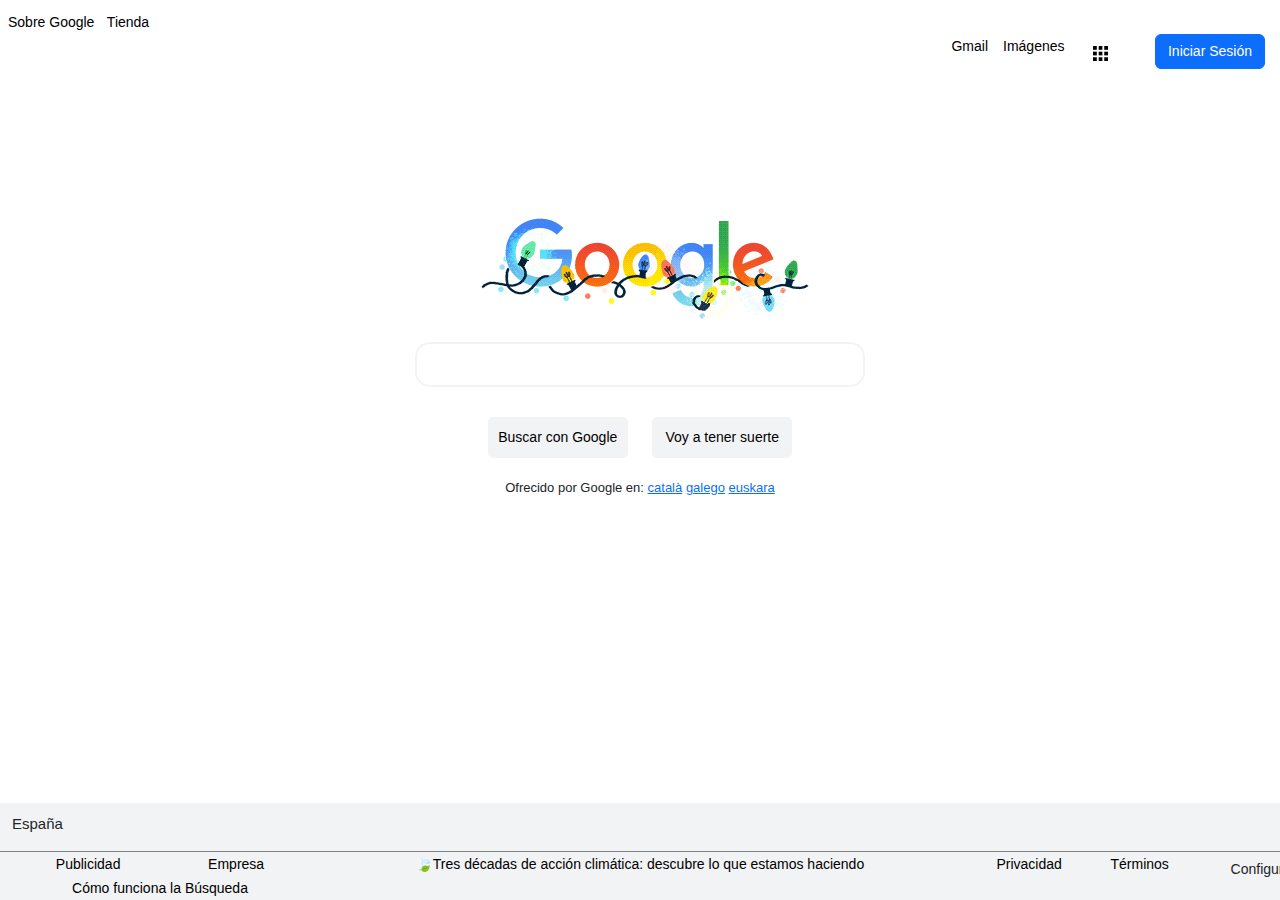
<file: GOOGLE/index.html>
<!DOCTYPE html>
<html lang="en">

<head>
    <meta charset="UTF-8">
    <meta name="viewport" content="width=device-width, initial-scale=1.0">
    <link rel="stylesheet" href="style.css">
    <link href="https://cdn.jsdelivr.net/npm/bootstrap@5.3.0/dist/css/bootstrap.min.css" rel="stylesheet">
    <link rel="icon" type="image/jpg" href="ICONOS/favicon.png"/>
    <title>Google</title>
</head>

<body>

    <div id="header">
        <div id="sidea">
            <span class="firstline"><a
                    href="https://about.google/?fg=1&utm_source=google-ES&utm_medium=referral&utm_campaign=hp-header">
                    Sobre Google</a></span>
            <span class="firstline"><a
                    href="https://store.google.com/ES/?utm_source=hp_header&utm_medium=google_ooo&utm_campaign=GS100042&hl=es">
                    Tienda</a></span>
        </div>
        <div id="sidebbox">
            <div id="sideb">
                <span class="firstlineb"> <a href="https://www.gmail.es">Gmail</a></span>

                <span class="firstlineb"><a href="https://www.google.es/images">Imágenes</a></span>
                <span>
                    <div class="dropdown" id="buttonbox">
                        <button class="btn btn basic" id="configbutton1" data-bs-toggle="dropdown"
                            aria-expanded="false"><img src="ICONOS/botoninicio.png" id="appsbutton"
                                class="firstlineb"></button>
                        <div class="firstlineb">
                            <ul class="dropdown-menu" id="dropdownapps">
                                <div class="filas">
                                    <li><a class="dropdown-item" href="#"><img src="ICONOS/cuenta.jpg"></a></li>
                                    <li><a class="dropdown-item" href="#"><img src="ICONOS/busqueda.jpg"></a></li>
                                    <li><a class="dropdown-item" href="#"><img src="ICONOS/maps.jpg"></a></li>
                                </div>
                                <div class="filas">
                                    <li><a class="dropdown-item" href="#"><img src="ICONOS/youtube.jpg"></a></li>
                                    <li><a class="dropdown-item" href="#"><img src="ICONOS/play.jpg"></a></li>
                                    <li><a class="dropdown-item" href="#"><img src="ICONOS/noticias.jpg"></a></li>
                                </div>
                                <div class="filas">
                                    <li><a class="dropdown-item" href="#"><img src="ICONOS/gmail.jpg"></a></li>
                                    <div class="filas">
                                        <li><a class="dropdown-item" href="#"><img src="ICONOS/meet.jpg"></a></li>
                                        <li><a class="dropdown-item" href="#"><img src="ICONOS/chat.jpg"></a></li>
                                    </div>
                                    <li><a class="dropdown-item" href="#"><img src="ICONOS/contactos.jpg"></a></li>
                                    <li><a class="dropdown-item" href="#"><img src="ICONOS/drive.jpg"></a></li>
                                    <li><a class="dropdown-item" href="#"><img src="ICONOS/calendar.jpg"></a></li>
                                </div>
                                <div class="filas">
                                    <li><a class="dropdown-item" href="#"><img src="ICONOS/traductor.jpg"></a></li>
                                    <li><a class="dropdown-item" href="#"><img src="ICONOS/fotos.jpg"></a></li>
                                    <li><a class="dropdown-item" href="#"><img src="ICONOS/shopping.jpg"></a></li>
                                </div>
                                <hr>
                                <div class="filas">
                                    <li><a class="dropdown-item" href="#"><img src="ICONOS/finance.jpg"></a></li>
                                    <li><a class="dropdown-item" href="#"><img src="ICONOS/documentos.jpg"></a></li>
                                    <li><a class="dropdown-item" href="#"><img src="ICONOS/hoja de calculo.jpg"></a>
                                    </li>
                                </div>
                                <div class="filas">
                                    <li><a class="dropdown-item" href="#"><img src="ICONOS/presentaciones.jpg"></a>
                                    </li>
                                    <li><a class="dropdown-item" href="#"><img src="ICONOS/libros.jpg"></a></li>
                                    <li><a class="dropdown-item" href="#"><img src="ICONOS/blogger.jpg"></a></li>
                                </div>
                                <div class="filas">
                                    <li><a class="dropdown-item" href="#"><img src="ICONOS/google key.jpg"></a></li>
                                    <li><a class="dropdown-item" href="#"><img src="ICONOS/jamboard.jpg"></a></li>
                                    <li><a class="dropdown-item" href="#"><img src="ICONOS/earth.jpg"></a></li>
                                </div>
                                <div class="filas">
                                    <li><a class="dropdown-item" href="#"><img src="ICONOS/guardados.jpg"></a></li>
                                    <li><a class="dropdown-item" href="#"><img src="ICONOS/arts.jpg"></a></li>
                                    <li><a class="dropdown-item" href="#"><img src="ICONOS/google ads.jpg"></a></li>
                                </div>
                                <div class="filas">
                                    <li><a class="dropdown-item" href="#"><img src="ICONOS/viajes.jpg"></a></li>
                                    <li><a class="dropdown-item" href="#"><img src="ICONOS/formularios.jpg"></a>
                                    </li>
                                    <li><a class="dropdown-item" href="#"><img src="ICONOS/google store.jpg"></a>
                                    </li>
                                </div>
                                <li><a class="dropdown-item" href="#"><img src="ICONOS/chrome web.jpg"></a></li>

                                <span id="spanmasdegoogle"><button class="btn btn-basic" id="btn-masdegoogle">Más de
                                        Google</button></span>
                            </ul>
                        </div>
                    </div>
                </span>
                <span class="firstlineb"><button class="btn btn-primary" id="btn">Iniciar Sesión</button></span>
            </div>
        </div>






        <div id="central">
            <div class="col" id="googleicon">
                <a href="https://www.google.es"><img src="ICONOS/google icon.gif" alt="Google Icon" id="googlegif"></a>
            </div>

            <div class="row" id="searchbar">
                <div class="col">
                    <div class="barrabusqueda">
                        <form class="formulariodebarra" action="https://www.google.es" method="GET" target="_self"
                            inputmode="search">
                            <div class="inputdebarra">
                                <input class="barra" type="search">
                            </div>
                            <div class="findbuttons">
                                <input class="botonclick" type="submit" value="Buscar con Google" />
                                <input class="botonclick" type="submit" value="Voy a tener suerte" />
                                <p class="languages">Ofrecido por Google en: <a
                                        href="https://www.google.cat/">català</a> <a
                                        href="https://www.google.cat/setprefs?sig=0_ucQ4JJY7BDPb-hxz5NE_oVMqoh0%3D&hl=gl&source=homepage&sa=X&ved=0ahUKEwjFmvOn5fOCAxW8TKQEHQ3hBF0Q2ZgBCBU">galego</a>
                                    <a
                                        href="https://www.google.com/setprefs?sig=0_yol63pdo6FObBpua3H2XADI_tNU%3D&hl=eu&source=homepage&sa=X&ved=0ahUKEwismoL-5fOCAxWBVKQEHeOSDckQ2ZgBCBY">euskara</a>
                                </p>
                            </div>
                        </form>
                    </div>
                </div>

            </div>



        </div>

        <div class="row" id="footer">
            <div class="col" id="pais">
                <p> España</p>
            </div>




            <div class="container-fluid" id="pie">
                <div class="row">
                    <div class="col-3" id="pec">
                        <span><a href=https://ads.google.com>
                                Publicidad</a></span>
                        <span><a href=https://smallbusiness.withgoogle.com>
                                Empresa</a></span>
                        <span><a href=https://www.google.com/search/howsearch>
                                Cómo funciona la Búsqueda</a></span>
                    </div>

                    <div class="col-6" id="tres">
                        <span><a href="https://sustainability.google/intl/es/carbon-free/"> 🍃Tres décadas de acción
                                climática: descubre lo que estamos haciendo </a></span>

                    </div>


                    <div class="col-3" id="ptc">
                        <span><a href=https://policies.google.com/privacy>
                                Privacidad</a></span>
                        <span><a href=https://policies.google.com/terms>
                                Términos</a></span>
                        <span>
                            <div class="dropdown">
                                <button class="btn btn basic" type="button" id="configbutton" data-bs-toggle="dropdown"
                                    aria-expanded="false">
                                    Configuración
                                </button>
                                <ul class="dropdown-menu">
                                    <li><a class="dropdown-item" href="#">Configuración de búsqueda</a></li>
                                    <li><a class="dropdown-item" href="#">Búsqueda Avanzada</a></li>
                                    <li><a class="dropdown-item" href="#">Tus datos</a></li>
                                    <li><a class="dropdown-item" href="#">Historial de búsqueda</a></li>
                                    <li><a class="dropdown-item" href="#">Buscar en ayuda</a></li>
                                    <li><a class="dropdown-item" href="#">Enviar comentarios</a></li>
                                    <hr>
                                    <li><a class="dropdown-item" href="#">Tema oscuro: desactivado</a></li>





                                </ul>

                            </div>

                        </span>




                    </div>





























                </div>
            </div>

        </div>







    </div>
    <script src="https://cdn.jsdelivr.net/npm/@popperjs/core@2.11.6/dist/umd/popper.min.js"></script>
    <script src="https://cdn.jsdelivr.net/npm/bootstrap@5.3.0/dist/js/bootstrap.min.js"></script>
</body>

</html>
</file>
<file: BIMBAYLOLA/style.css>
body{
  width: 100%;
  overflow: auto;
 
}


.marquee-container {
    width: 100%;
    overflow: hidden;
    white-space: nowrap;
  }

  .marquee-content {
    display: flex;
    animation: marquee 30s linear infinite;
    font-family: 'Space Grotesk', sans-serif;
    font-size: 15px;
    font-weight: bold;
    color: black;
        
  }

  @keyframes marquee {
    from {
      transform: translateX(100%);
    }
    to {
      transform: translateX(-100%);
    }
  }

#headerbar{
  display: flex;
    width: 100%;
    overflow-y: unset;
    position: relative;
    justify-content: space-evenly;
  }

#navbarheader{
  width: 100%;
  display: flex;
  box-sizing: border-box;
justify-content: space-around;

}


  #navbar1{
    
    font-family: Arial, Helvetica, sans-serif;
    font-weight: bold;
    font-size: 20px;
    justify-content: space-evenly;
    margin-right: 10px;
            
    }
#boxlogo{
  margin-bottom: -20px;
}

#logo{
  height: 40px;
  padding-left: 30px;
    justify-content: left;
    text-align: left;
    align-items: left;}

nav,ul{
    width: 100%;
    list-style: none;
    display: flex;
}
nav .submenu li a{
    background-color: white;
    text-decoration: none;
    color: black;
    display: block;
    text-align: left;
    width: 250px;
}
.firstline{
    justify-content: center;
    text-align: center;
}
.menu li a{
    color: black;
    background-color: white;
    text-decoration: none;
    padding: 10px;
       
}
.menu li a:hover{
    text-decoration: underline;
}
nav li ul{
    display: none;
    position:absolute;
    
}

nav li:hover > ul{
    display: block;
    text-align: left;
    justify-content: left;
    padding: 0px;
    
}
#iconos{
display: flex;
 justify-content:right;
  align-items: right;
  text-align: right;
  padding-right: 10px;
  margin-bottom: 0px;
  position: relative;
  right: 0;
  }

#lupa{
     width: 30px;
        }
#cuenta{
      width: 30px;}
   #cesta{
      width: 30px;
   }

.xmas{
    color: red;
}

#xmas{
  color: red;
}
#xmas li a{
    color: red;
}

#caroline{
  padding-top: 0px;
  height: 100%;
  width: 100%;
}


#regalos{
  font-family: Arial, Helvetica, sans-serif;
  font-weight: 800;
  font-size: 60px;
  background-color: white;
  width: fit-content;
  padding: 0px 6px 2px 0px;
  margin-top: -10px;
  
}
#holiday{
  font-family: Georgia, 'Times New Roman', Times, serif;
  font-size: 30px;
  font-style: italic;
  background-color: white;
  padding: 0px 5px 0px 5px;
  text-align: center;
  width:fit-content;
  margin: -40px 100px 0px 100px;
  position: absolute;
  
  

}
#holidayregaloscontainer{
  position:absolute;
margin: -200px 100px 0px 780px;

}

#holidayregaloscontainer a{
  text-decoration: none;
  color: black;
}


  



#introducingnew{
    font-family: 'Space Grotesk', sans-serif;
    font-weight: bold;
    font-size: 17px;
    padding: 50px;
    width: 100vw;
    height: 200px;
    text-align: left;
    align-items: center;

}

.slider-container {
    width: 100vw;
    overflow-x: scroll;
    scroll-snap-type: x mandatory;
    white-space: nowrap;
    scroll-behavior: smooth;
    padding-top: 20px;
    padding-bottom: 20px;
    
  }

  .slide {
    width: 100vw;
    height: 650px;
    scroll-snap-align: start;
    display: inline;
    box-sizing: border-box;
  }
  @keyframes scrollAnimation {
    0% {
      transform: translateX(0);
    }
    100% {
      transform: translateX(calc(-100% * 2));     }
  }
#banner{
  border: 40px solid white;
}
#newsletter{
  text-align: left;
  padding-left: 150px;
  font-family: 'Space Grotesk', sans-serif;
  background-color: rgb(33, 33, 33);
  color: white;
  width: 100vw;
  padding-bottom: 30px;
  }

#n{
  font-weight:900;
  font-size: 70px;
}
.spam{
  font-family: Georgia, 'Times New Roman', Times, serif;
  font-style: italic;
  font-size: 18px;
}
#email{
width: 1000px;
color: white;
background-color: rgb(33, 33, 33);
font-family: 'Space Grotesk', sans-serif;
border-width: transparent;
border-style: none;
font-size: 30px;

}

#suscribir{
  text-decoration: none;
  font-family: Arial, Helvetica, sans-serif;
  color: white;
  background-color: rgb(33, 33, 33);
  border-width: transparent;
  border-style: none;
  font-size: 40px;
  font-weight: 800;
  position: absolute;
  padding-left: 300px;
  }

 #formbar{
  color: white;
  width: 90%;
  height: 5px;
 } 

 .byl{
  font-style: italic;
  font-family: Georgia, 'Times New Roman', Times, serif;
  font-size: 30px;
  position: absolute;
  padding-bottom: 30px;
  }
#ow{
  font-size: 55px;
  font-family: Arial, Helvetica, sans-serif;
  font-weight: 800;
  position: absolute;
  padding-top: 20px;
  }

#bylow{
  height: 150px;
  width: 100%;
  text-align: left;
  padding-left: 70px;
  padding-top: 10px;
  position: relative;
}

footer{
  background-color: rgb(238,238,238);
  width: 100%;
 
}


.rrss{
  height: 20px;
  text-align: left;
  padding-left: 3px;
  
    
     }

#derechos{
  width: 400px;
  text-align: left;
  padding-left: 3px;
  
}
#lastfoot{
  display: flex;
  padding-top: 70px;
  justify-content: space-between;
  padding-left: 30px;
  padding-right: 30px;
}
#rrsscontainer{
  
  justify-content:left;
  align-items: left;
  text-align: left;
  position: absolute;
  
}

#prompt{
  color: red;
  font-family: Arial, Helvetica, sans-serif;
  font-size: 40px;
  font-weight: 700;
  display: flex;
 justify-content:right;
  align-items: right;
  text-align: right;
 background-color: rgb(238,238,238);
  right: 0;
}

#navbarfooter{
    font-family: Arial, Helvetica, sans-serif;
    font-weight: bolder;
    font-size: 20px;
    justify-content: space-between;
    margin-right: 5px;
  
}
#navbarfooter2{
  display: none;
  font-family: Arial, Helvetica, sans-serif;
    font-weight: bolder;
    font-size: 20px;
    justify-content: space-between;
    margin-right: 5px;}
    #navbarfooter2 a{
      background-color: rgb(238,238,238);
      padding: 8px;
    }
    
    #navbarfooter2 a:hover{
      text-decoration: none;
    }
    
    #navbarfooter2 .submenu a:hover{
      text-decoration: underline;
       }

#navbarfooter a{
  background-color: rgb(238,238,238);
  padding: 8px;
}

#navbarfooter a:hover{
  text-decoration: none;
}

#navbarfooter .submenu a:hover{
  text-decoration: underline;
   }
.firstline{
  padding-right: 8px;
}

#eseur{
  background-color: rgb(238,238,238);
  
  }

#languages{
  top: -300%;
}

#countries{
top: -120%;
padding-left: 200px; 
columns: 3;
column-gap: 0;
font-size: 12px;
font-weight: 700;

}
#linkmobile{
  display: none;
  color: black;
  font-family: Arial, Helvetica, sans-serif;
  font-weight: 700;
  padding-bottom: 30px;
  font-size: 20px;
  margin-left: 60px;
}


#holidayregalosup{
  display: none;
  margin-left: 20px;

}
#comprar{
  display: none;
  margin-left: 20px;
  margin-top: -90px;

}
#comprar a{
  text-decoration: underline;
  color: white;
  font-weight: 700;
}
#holidayregalosup a{
  text-decoration: none;
  color: black;
}

#holidayup{
  font-family: Georgia, 'Times New Roman', Times, serif;
  font-size: 18px;
  font-style: italic;
  background-color: white;
  padding-left: 5px;
  position: absolute;
  font-weight: bold;
  
  
  
}

#regalosup{
  font-family: Arial, Helvetica, sans-serif;
  font-weight: 700;
  font-size: 25px;
  background-color: white;
  width: fit-content;
  margin-top: 20px;
  
  
}
#buttoncollapse{
  display: none;
}


#fiestas{
  font-family: Arial, Helvetica, sans-serif;
  font-weight: 700;
  font-size: 60px;
  background-color: white;
  width: fit-content;
  position: fixed;
  margin-top: -200px;
  padding: 5px;
}

#fiestas a{
  text-decoration: none;
  color: black;
}
#holiday2{
  font-family: Georgia, 'Times New Roman', Times, serif;
  font-size: 30px;
  font-style: italic;
  background-color: white;
  padding: 0px 5px 0px 5px;
  text-align: center;
  width:fit-content;
  position: fixed;}

  #holiday2 a{
    text-decoration: none;
    color: black;
  
  }

#photoquery{
  display: none;
}
#holiday3{
  font-family: Georgia, 'Times New Roman', Times, serif;
  font-size: 20px;
  font-style: italic;
  font-weight: bold;
  background-color: transparent;
  padding: 0px 5px 0px 5px;
  text-align: center;
  width:fit-content;
  margin-top: -900px;
  margin-right: 950px;
  position: absolute;
  
}
#holiday3 a{
  text-decoration: none;color: black;

}

#fiestas3{
  font-family: Arial, Helvetica, sans-serif;
  font-weight: 700;
  font-size: 60px;
  background-color: transparent;
  width: fit-content;
  margin-right:900px ;
  position: absolute;
  margin-top: -900px;
  padding: 5px;
}
#fiestas3 a{
  text-decoration: none;color: black;

}

#comprar2{
  position: absolute;
  margin-left: 40px;
  margin-top: -100px;

}
#comprar2 a{
  text-decoration: underline;
  color: black;
  font-weight: 700;
}

#menufooter{
  display: flex;
  text-align: left;
}

#lastfoot{
  padding-bottom: 30px;
}

#alternlogo{
  display: none;
}





@media (max-width: 829px){
body{
  display: flex;
  flex-wrap: wrap;
  width: 100%;
}
img{
  width: 100%;
  height: 100%;

}

#newsletter{
  width: 100vw;
  height: 100%;
}
#n{
  width: 100vw;
  height: 100%;
}
#logo{
display: none;}

.slider-container img{
  width: 20vw;
}

#introducingnew{
  
  font-size: 12px;
}

#linkmobile{
display: block;
}
#comprar{
  display: block;
}
.navbar a {
  width: fit-content;
  width: 100%;
  text-align: left;
}

.submenu {
  display: none;
  width: fit-content;
}



#holidayregaloscontainer{
display: none;

}

#holidayregalosup{
  display: block;
}


#navbar1 .menu {
  display: none;
}

#navbar1 .navbar-toggler {
  display: block;
}

#navbar1 .menu.collapsed {
  display: block;
}

#navbar1 .menu li {
  text-align: center;
  margin: 10px 0;
}

.navbar-toggler-icon{
  position: fixed;
  background-color: black;
  color: white;
  padding: 30px;
  right: 0;
  bottom:0;
  border-radius: 30px;
  
}

#photochange{
  display: none;
}
#photoquery{
  display: block;
}


#menufooter{
  flex-direction: column;
  
}

#menufooter li{
  justify-content: left;
  text-align: left;
  align-items: left;
}

#navbarfooter{
  display: none;}

  #navbarfooter2{
    display: block;}

#prompt{
  display: none;
}
.rrss{
  height: 20px;
  width: 25px;
}
#holidayregalosup{
  padding-right: 630px;

}



#iconos {
  height: 20px;
  display: flex;
  ;
}
}

@media (min-width: 400px) and (max-width: 830px){
  #alternlogo{
    display: block;
    width: 100px;
    margin-left: 20px;
  }


  #holidayregalosup{
    display: none;
  }

}
</file>
<file: DISNEY/style.css>
* {
    margin: 0px;
   padding: 0px;
    -webkit-box-sizing: border-box;
    -moz-box-sizing: border-box;
    box-sizing: border-box;
}

header {
    display: flex;
    flex-wrap: wrap;
    padding-top: 10px;
    padding-left: 150px;
}

.logo {
    height: 50px;
    padding-top: 2px;}
    

#logoup{
display: block; 
    text-align: center; }


img {
    height: auto;
    max-width: 100%;
    display: block;
}

.navbar {
    width: 100%;
    margin-top: 20px;
    font-family: Arial, Helvetica, sans-serif;
    font-weight: bolder;
    font-size: 14px;
    height: fit-content;
    display: flex;
    justify-content: space-between;
    align-items: center;

}



nav .submenu li a {
    background-color: rgb(28, 40, 51);
    text-decoration: none;
    color: white;
    padding: 10px 15px;
    display: block;


}

.menu {
    list-style: none;
    display: flex;
    margin: 0;
    padding: 0;
}

.menu li {
    margin-right: 20px;

}



.menu li a {
    color: black;
    text-decoration: none;
    padding: 20px;
}

.menu li a:hover {
    color: rgb(102, 153, 255);
}

.submenu li a:hover {
    color: rgb(0, 191, 255);
}

nav,
ul {
    list-style: none;
    display: flex;
    height: fit-content;
    position: relative;
}
nav li ul {
    display: none;
    position: absolute;
    min-width: 140px;
    margin-top: 20px;
}

nav li:hover>ul {
    display: block;
    text-align: left;
}

.submenu::before {
    content:""; 
    position: absolute;
    top: -20px;
    left: 30px;
     width: 0px;
     height: 0px;
     border-width: 10px;
     border-style: solid;
     border-bottom-color: rgb(28, 40, 51);
     border-top-color: transparent;
     border-right-color: transparent;
     border-left-color: transparent;
 }


h1 {
    font-family: 'Atkinson Hyperlegible', sans-serif;
    font-weight: lighter;
    padding-left: 270px;
    font-size: 35px;
    color: black;
}

#maincontent {
   padding-left: 20px;
   padding-right: 20px;
   justify-content: center;
    


}

#content {
    display: flex;
    flex-wrap: wrap;
    justify-content: center;
    padding-top: 10px;
    width: 100%;
    justify-content: center;
    

}

.imagen {
    padding-top: 15px;
    border-radius: 8px;
    height: auto;
    display: flex;
    flex-wrap: wrap;
    width: 70%;
    margin-bottom: 5px;
    justify-content: center;

}

.imagen:hover {
    transform: scale(1.015);
    transition-duration: 0.2s;
    box-shadow: 1cm black;


}

.titulos {
    font-family: Arial, Helvetica, sans-serif;
    color: black;
    font-size: 16px;

}

#soul:hover {
    border: 1px solid grey;
    border-radius: 3px;
    box-shadow: 1px 1px 1px 1px grey;
}

.titulos:hover {
    color: rgb(102, 153, 255);
    cursor: pointer;

}

a {
    text-decoration: none;
    color: black;
}

#socialmedia {
    display: block;
    justify-content: center;
    align-items: center;
    place-items: center;
    margin-top: 150px;


}

#followdisney {
    text-align: center;
    color: black;
    font-family: Arial, Helvetica, sans-serif;
    font-size: 16px;

}

#socialmediaicons {
    display: flex;
    justify-content: center;

}

#downlogobox {
    display: flex;
    justify-content: center;
    padding-top: 40px;
    margin-bottom: 1px;

}

#downlogo {
    height: 30px;

}

#footerlinks {
    text-decoration: none;
    font-size: 12px;
    font-family: Arial, Helvetica, sans-serif;
    padding: 8px 0px;
    text-align: center;
    justify-content: space-around;



}

span {
    margin-right: 20px;

}

a:hover {
    
}

#copyright {
    
      display: flex;
      align-items: center;
      justify-content: center;
      margin: 0;
}

#triangle3:hover{
    color: rgb(102, 153, 255);
    cursor: pointer;
}






.menu {
    list-style: none;
    justify-content: space-between;
    

}

.menu li {
    margin-right: 20px;
}

.menu a {
    text-decoration: none;
    color: white;
}



.mi-boton {
    padding: 15px 80px;
    font-size: 16px;
    background-color: rgb(5, 122, 220);
    color: white;
    border: none;
    border-radius: 25px;
    cursor: pointer;
    font-family: Arial, Helvetica, sans-serif;
    font-weight: bold;
    margin-top: 50px;

}

.mi-boton:hover {
    background-color: rgb(3, 106, 192);

}




#vermasbox {
    display: flex;
    justify-content: center;
}

#toystory4 {
    display: none;
    
}

#toystory4:target {
    display: block;
    }

.hidden {
    display: none;
}
.menu-icon {
    display: none;
    cursor: pointer;
    font-size: 44px; 
    position: fixed;
    top: 10px;
    left: 10px; 
    z-index: 1000;
}

@media  (max-width:768px) {
    
#logoup{
    display: block;
    margin: 0 auto;
}


#menu-toggle:checked + .menu-icon + .navbar {
    display: block;
}

.menu {
    flex-direction: column;
    width: 100%;
    margin: 0;
}

.menu > li {
    width: 100vw;
    margin: 0;
    border-top: 1px solid grey;
    font-size: 18px;
    font-family: Arial, Helvetica, sans-serif;
}

.menu > li:first-child {
    border-top: none;
}

.submenu {
    display: none;
    width: 100%;
    margin: 0;
    
}

.menu > li:hover .submenu {
    display: block;
    background-color: rgb(229, 231, 233 );
}

.menu-icon {
    display: block;
    cursor: pointer;
}
.navbar {
    display: none; 
    position: fixed;
    top: 40px; 
    left: 0px; 
    width: 100%; 
    border: 1px solid white; 
    background-color: rgb(246, 247, 249); 
    z-index: 999; 
    box-sizing: border-box;
    
}

.navbar ul.menu li {
    padding: 10px; 
    border-bottom: 1px solid white; 
    font-size: 12px;
    font-family: Arial, Helvetica, sans-serif;
    background-color: rgb(229, 231, 233) ;
}


.navbar ul.menu li:last-child {
    border-bottom: none; 
}



.navbar ul.menu li a {
    text-decoration: none; 
    color: black; 
    display: block; 
    padding: 5px; 
    background-color: rgb(229, 231, 233 );
}


#content{
  margin: 8px;
  padding: 8px;
  display: flex;
  flex-wrap: wrap;
}


.submenu::before{
    display: none;
}




}
</file>
<file: GOOGLE/style.css>
body{
    width: 100%;
      
   
}
html{
    width: 100%;
}

#header{
    width: 100%;
    font-family: Arial, Helvetica, sans-serif;
    font-size: 16px; 
    padding-top: 10px;
    }

.firstline{
 padding-left: 8px; 
 
}


.firstlineb{
padding-right: 15px;
display:inline-block
}

#sidebbox{
justify-content: flex-end;
  
}

#sideb{
    display: flex;
text-align: right;
justify-content: flex-end;


}


#appsbutton{
    height: 15px;
    text-decoration: none;
    }




#buttonbox:hover{
    border-radius: 25px;
    background-color: rgb(229, 232, 232 );
    }



#configbutton{
    width: 4px;
    font-size: 14px;
    font-family: Arial, Helvetica, sans-serif;
    
}
#central{
    align-items: center;
    text-align: center;
    justify-content: center;
    max-width: 100%;
}

#googleicon{
    text-align: center;
    padding-top: 5%;
    justify-content: center;
    width: 100%;
    }

    
.barrabusqueda{
    position:relative;
    padding-top: 6px;
    height: 50%;
    text-align: center;
    width: 100%;
    
    
}

.barra:hover{
    box-shadow: 2px 2px 2px 0px rgb(213, 219, 219);
}

.barra {
    width: 450px;
    height: 45px;
    border-radius: 15px;
    text-align: center;
    justify-content: center;
    border: 2px solid rgb(242, 243, 244 );
    
    }

    .inputdebarra {
        position: relative;
        
      }
      
      
.findbuttons{
padding-top: 20px;
text-align: center;
justify-content: center;




}
.botonclick{
    background-color: rgb(242, 243, 244 );
    border-color: rgb(242, 243, 244);
    border-radius: 5px;
    border-style: none;
    padding: 10px;
    margin: 10px;
    width: 140px;
    font-size: 14px;
    justify-content: center;
    text-align: center;
}

.botonclick:hover{
    border: 0.2px solid rgb(214, 219, 223)
    
}



span a{
    text-decoration: none;
    color: black;
    font-family: Arial, Helvetica, sans-serif;
    font-size: 14px;
    }



#searchbar{
    display: flex;
    text-align: center;
    

}



#pais{
    display: flex;
    flex-wrap: wrap;
    background-color: rgb(242, 243, 244);
    font-family: Arial, Helvetica, sans-serif;
    padding-top: 10px;
    font-size: 15px;
    width: 100%;
    
    
}

#pie{
    display: block;
    flex-wrap: wrap;
    background-color: rgb(242, 243, 244);
    border-top: 0.5px solid grey;
    width:100%;
    margin: 0;
       

}

#footer{
    display: flex;
    flex-wrap: wrap;
    position: absolute;
    bottom: 0;
    width: 100%;
    margin: 0 auto;
  
  

  
}

#footer a:hover{
    text-decoration: underline;
      
}

#ptc {
    display: flex;
    flex-wrap: wrap;
    justify-content: space-around;
    text-align: right;
    font-family: Arial, Helvetica, sans-serif;
    position: relative;
        
}
#pec{
    display: flex;
    flex-wrap: wrap;
    justify-content: space-around;
    text-align: left;
    position: relative;
}
#tres{
    text-align: center;
    }

#dropdownapps{
    background-color: rgb(242, 243, 244 );
    width: 350px;
    height: 500px;
    overflow: scroll;
        }

    .filas{
        display: flex;
        flex-wrap: wrap;
    }

#dropdownapps:hover{
background-color: rgb(242, 243, 244 );
}


li img{
    border-radius: 20px;
    width: 70px;
    
}

#btn{
    font-family: Arial, Helvetica, sans-serif;
    font-size: 14px;
}


#btn-masdegoogle{
    border: 1px solid black;
    border-radius: 10px;
    color: rgb(0, 102, 204 );
    
    
}

#spanmasdegoogle{
    display: flex;
   justify-content: center;
    text-align: center; 
}

.languages{
    padding-top: 10px;
    font-size: 13px;
    font-family: Arial, Helvetica, sans-serif;
    }


    
    @media screen and (max-width: 992px) {
        body{
            width: 100%;
            overflow: scroll;
        }
               #pec{flex-direction: row;
            flex: 100%;
            padding: 8px;

        }
        #tres{flex-direction: row;
            flex: 100%;
            padding: 8px;

        }
        #ptc{flex-direction: row;
            flex: 100%;

        }
        #googlegif{
            text-align: center;
            justify-content: center;
            width: 400px;
            padding: 8px;
        }
    }
</file>
